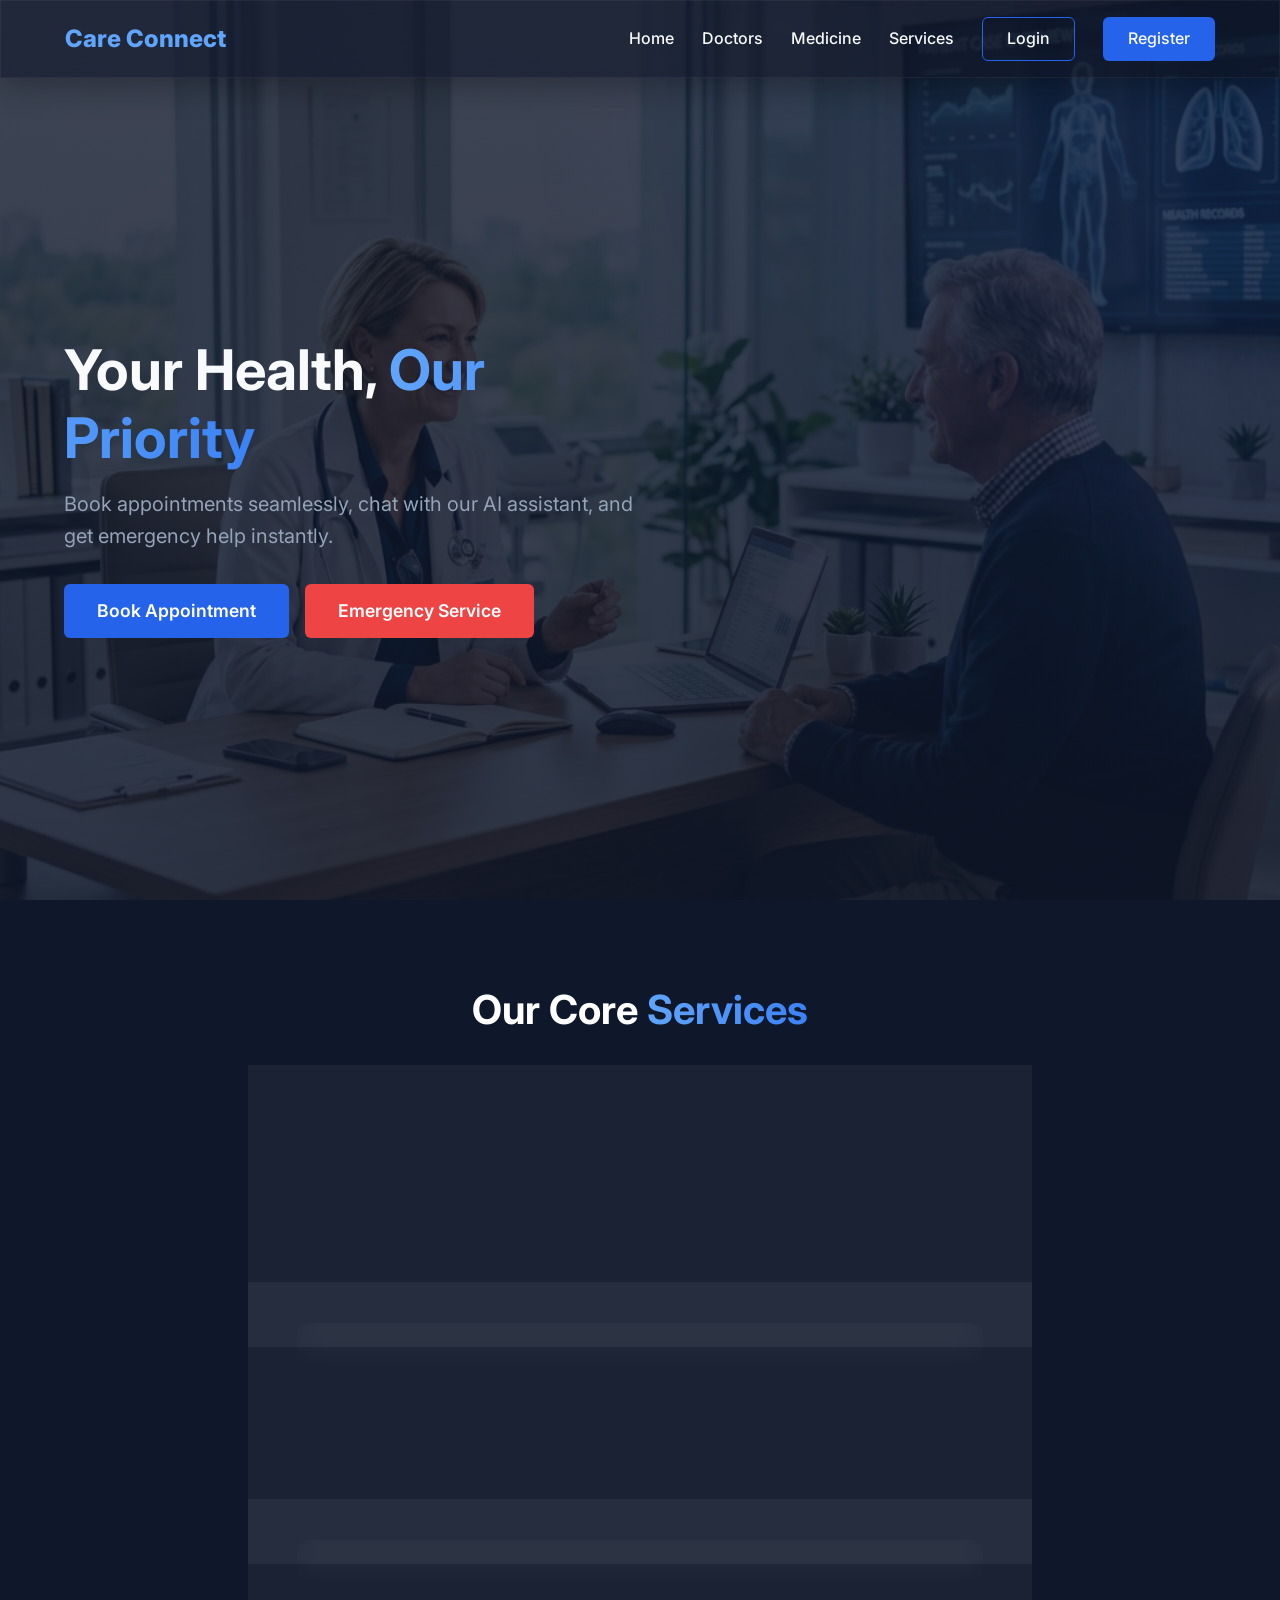
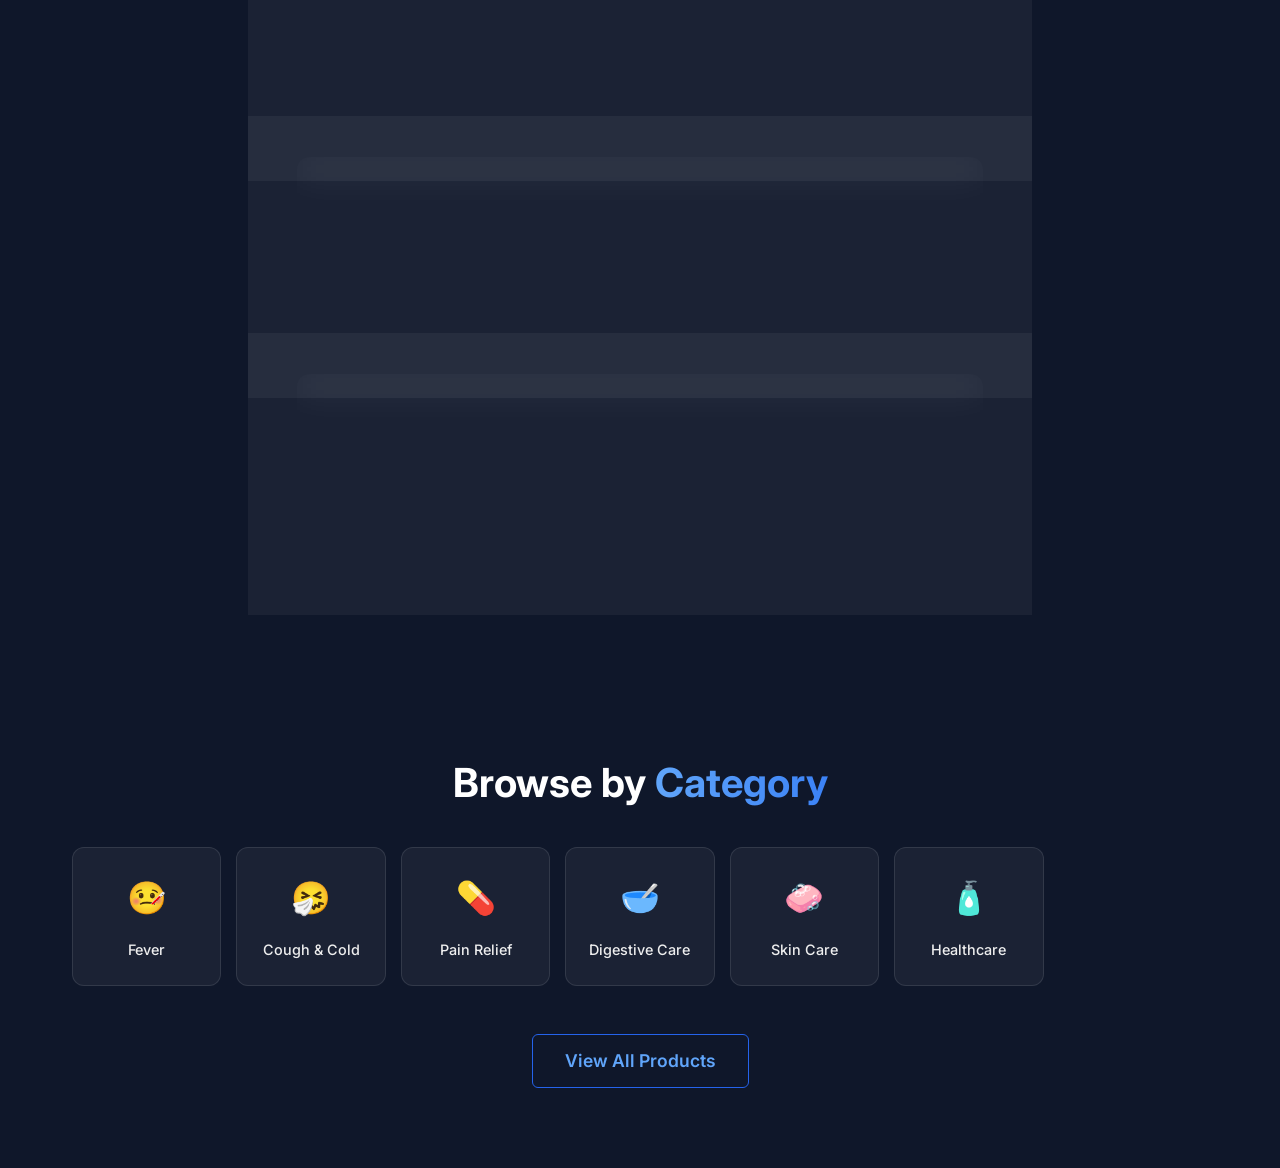
<file: index.html>
<!DOCTYPE html>
<html>
<head>
    <meta http-equiv="refresh" content="0; url=/doctor-appointment-frontend/index.html" />
    <script>
        window.location.href = "/doctor-appointment-frontend/index.html";
    </script>
</head>
<body>
    <p>Redirecting to <a href="/doctor-appointment-frontend/index.html">Doctor Appointment System</a>...</p>
</body>
</html>
</file>
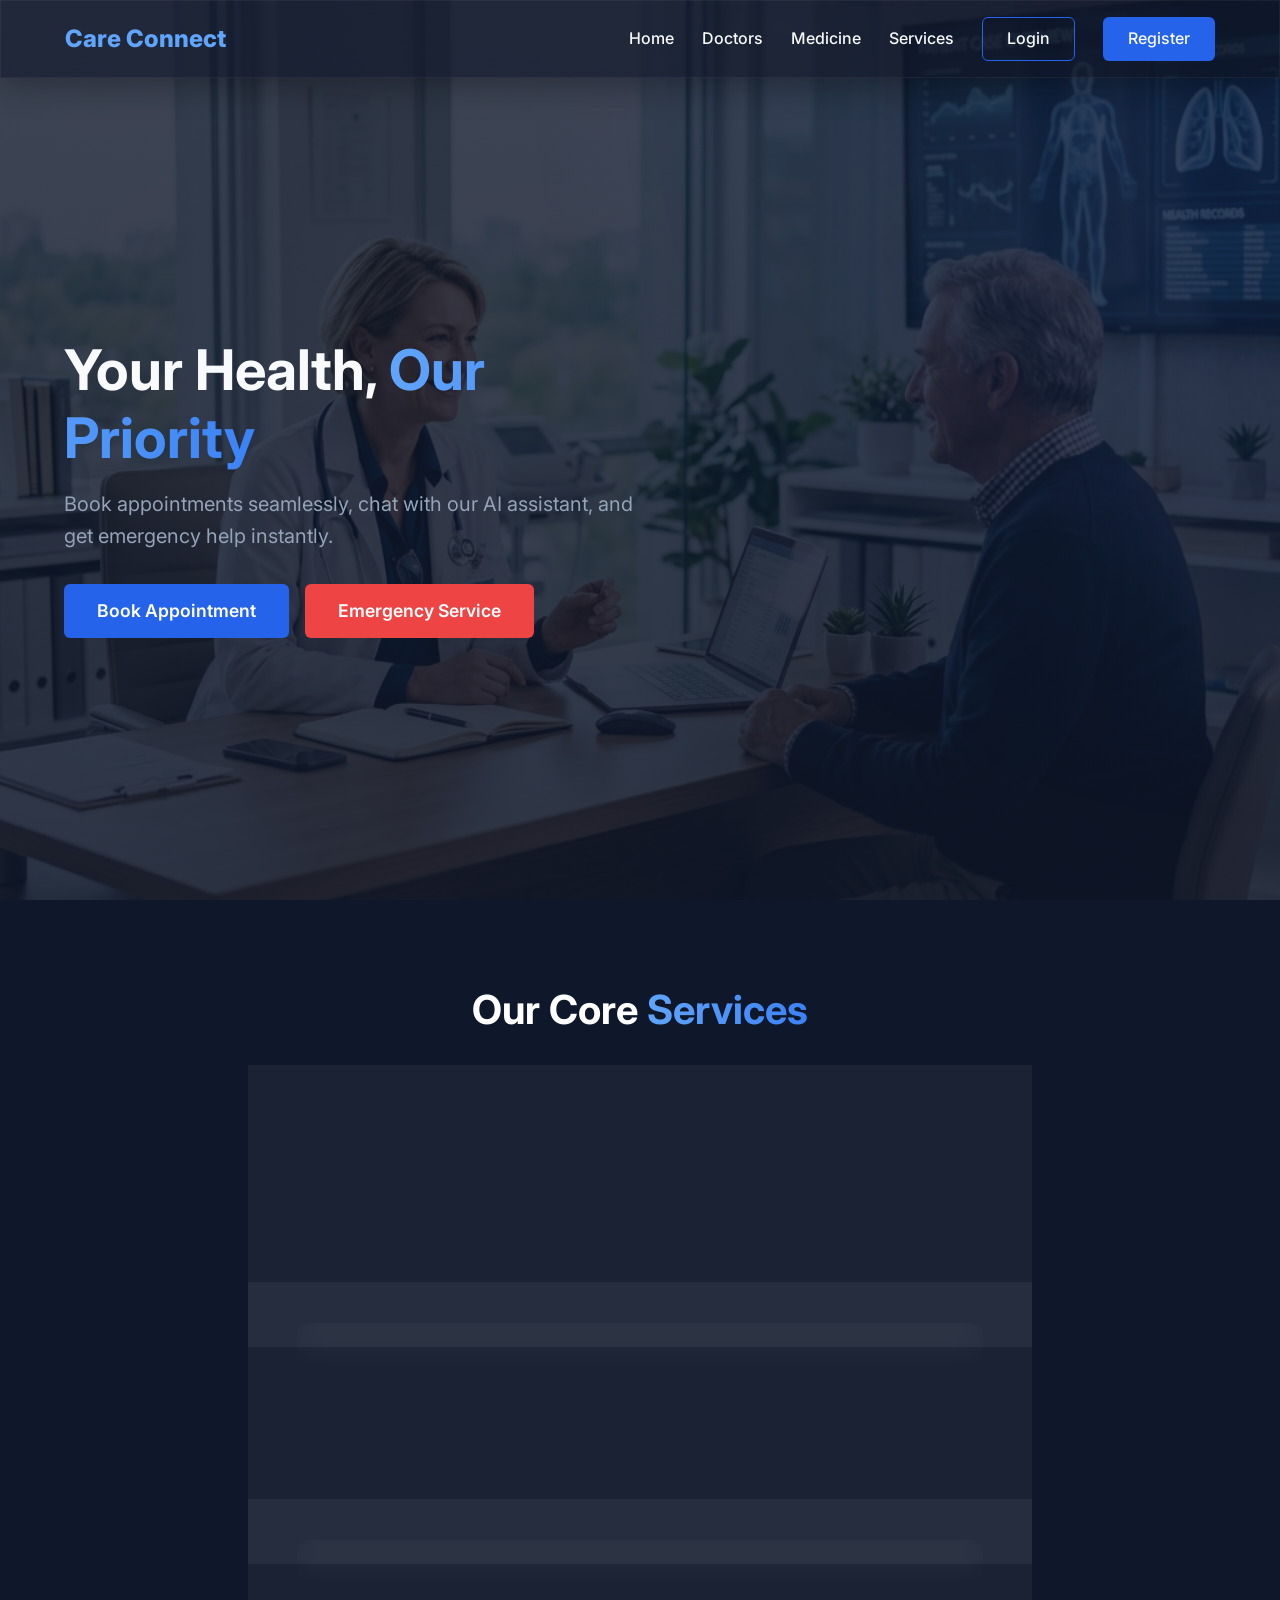
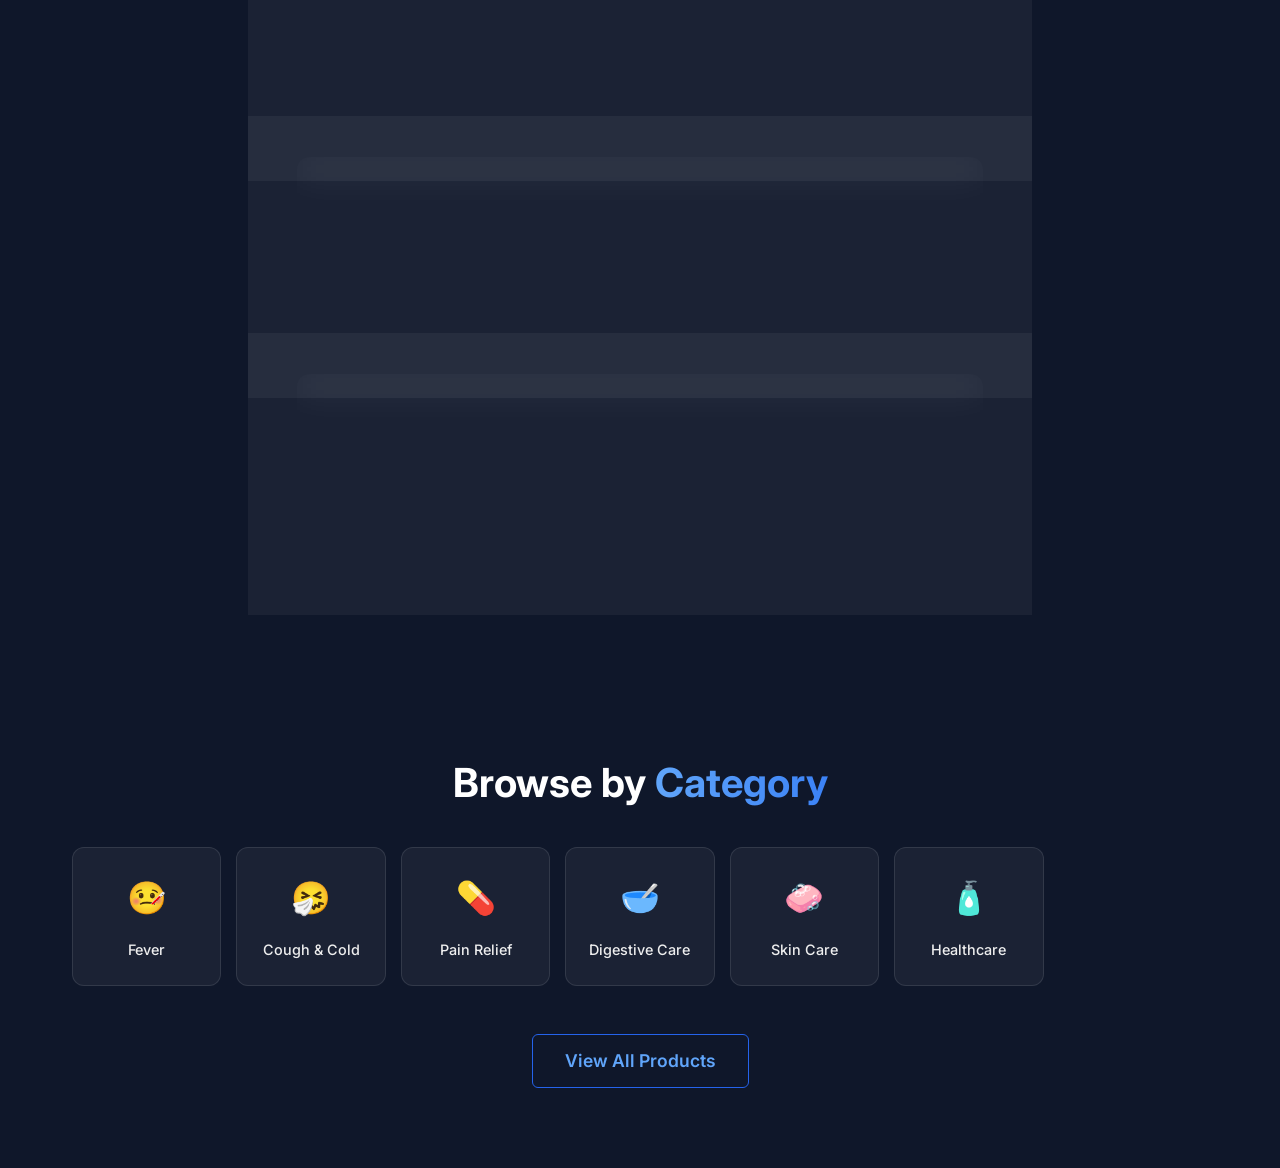
<file: doctor-appointment-frontend/index.html>
<!DOCTYPE html>
<html lang="en">

<head>
    <meta charset="UTF-8">
    <meta name="viewport" content="width=device-width, initial-scale=1.0">
    <title>Doctor Appointment System - Premium Care</title>
    <link href="https://fonts.googleapis.com/css2?family=Inter:wght@300;400;600;800&display=swap" rel="stylesheet">
    <link rel="stylesheet" href="css/style.css">
</head>

<body class="hero-page">
    <nav class="navbar glass-effect">
        <div class="logo">Care Connect</div>
        <div class="menu-toggle" id="mobile-menu">
            <span></span>
            <span></span>
            <span></span>
        </div>
        <div class="nav-links" id="nav-links">
            <a href="index.html">Home</a>
            <a href="doctors.html">Doctors</a>
            <a href="medicines.html">Medicine</a>
            <a href="#services">Services</a>
            <a href="login.html" class="btn btn-outline">Login</a>
            <a href="register.html" class="btn btn-primary">Register</a>
        </div>
    </nav>
    <main>
        <section class="hero">
            <div class="hero-content">
                <h1>Your Health, <span class="text-gradient">Our Priority</span></h1>
                <p>Book appointments seamlessly, chat with our AI assistant, and get emergency help instantly.</p>
                <div class="hero-cta">
                    <a href="login.html" class="btn btn-primary btn-large">Book Appointment</a>
                    <button onclick="handleEmergencyClick()" class="btn btn-danger btn-large">Emergency
                         Service</button>
                </div>
            </div>
        </section>

        <section id="services" style="padding: 5rem 2rem; max-width: 1200px; margin: auto; text-align: center;">
            <h2 style="font-size: 2.5rem; margin-bottom: 2rem; color: #fff;">Our Core <span
                    class="text-gradient">Services</span></h2>
            <div class="dashboard-grid" style="grid-template-columns: repeat(auto-fit, minmax(250px, 1fr));gap: 2rem;">
                <div class="card glass-effect" style="padding: 2.5rem 1.5rem;">
                    <h3 style="font-size: 1.5rem; margin-bottom: 1rem;">🩺 Doctor Consultations</h3>
                    <p style="color: #ccc; font-size: 0.95rem;">Book seamless appointments with top specialists across
                        multiple departments. No waiting lines, guaranteed slots.</p>
                </div>
                <div class="card glass-effect" style="padding: 2.5rem 1.5rem;">
                    <h3 style="font-size: 1.5rem; margin-bottom: 1rem;">🤖 AI Symptom Checker</h3>
                    <p style="color: #ccc; font-size: 0.95rem;">Not sure what you're feeling? Use our built-in AI
                        assistant to get an instant preliminary analysis and recommendations.</p>
                </div>
                <div class="card glass-effect" style="padding: 2.5rem 1.5rem; cursor: pointer; transition: transform 0.2s;" onclick="location.href='medicines.html'">
                    <h3 style="font-size: 1.5rem; margin-bottom: 1rem;">💊 Online Medicine Shop</h3>
                    <p style="color: #ccc; font-size: 0.95rem;">Order medicines and healthcare products from our verified local partners with fast home delivery.</p>
                </div>
                <div class="card glass-effect" onclick="handleEmergencyClick()" style="padding: 2.5rem 1.5rem; cursor: pointer; border: 1px solid rgba(59, 130, 246, 0.3); transition: transform 0.2s;">
                    <h3 style="font-size: 1.5rem; margin-bottom: 1rem; color: var(--primary-light);">📍 Hospital Locator</h3>
                    <p style="color: #ccc; font-size: 0.95rem;">Instantly find and navigate to the nearest hospitals around your current location during an emergency.</p>
                </div>
                <div class="card glass-effect" id="emergency" onclick="handleEmergencyClick()"
                    style="padding: 2.5rem 1.5rem; cursor: pointer; border: 1px solid rgba(239, 68, 68, 0.3); transition: transform 0.2s;">
                    <h3 style="font-size: 1.5rem; margin-bottom: 1rem; color: #ef4444;">🚨 Emergency Slot Booking</h3>
                    <p style="color: #ccc; font-size: 0.95rem;">Book one of our 4 daily dedicated emergency slots. These are fixed-time slots that require verified payment to secure.</p>
                </div>
            </div>
        </section>

        <!-- Medicine Categories Section -->
        <section style="padding: 5rem 2rem; max-width: 1200px; margin: auto; text-align: center;">
            <h2 style="font-size: 2.5rem; margin-bottom: 2rem; color: #fff;">Browse by <span class="text-gradient">Category</span></h2>
            <div class="specialties-grid">
                <div class="specialty-card" onclick="location.href='medicines.html?category=Fever'">
                    <span class="specialty-icon">🤒</span>
                    <span class="specialty-name">Fever</span>
                </div>
                <div class="specialty-card" onclick="location.href='medicines.html?category=Cough%20%26%20Cold'">
                    <span class="specialty-icon">🤧</span>
                    <span class="specialty-name">Cough & Cold</span>
                </div>
                <div class="specialty-card" onclick="location.href='medicines.html?category=Pain%20Relief'">
                    <span class="specialty-icon">💊</span>
                    <span class="specialty-name">Pain Relief</span>
                </div>
                <div class="specialty-card" onclick="location.href='medicines.html?category=Digestive'">
                    <span class="specialty-icon">🥣</span>
                    <span class="specialty-name">Digestive Care</span>
                </div>
                <div class="specialty-card" onclick="location.href='medicines.html?category=Skin%20Care'">
                    <span class="specialty-icon">🧼</span>
                    <span class="specialty-name">Skin Care</span>
                </div>
                <div class="specialty-card" onclick="location.href='medicines.html?category=Healthcare'">
                    <span class="specialty-icon">🧴</span>
                    <span class="specialty-name">Healthcare</span>
                </div>
            </div>
            <a href="medicines.html" class="btn btn-outline btn-large">View All Products</a>
        </section>
    </main>
    <div id="emergencyModal" class="modal"
        style="display: none; position: fixed; z-index: 1000; left: 0; top: 0; width: 100%; height: 100%; background-color: rgba(0,0,0,0.8); align-items: center; justify-content: center;">
        <div class="modal-content glass-effect"
            style="background: var(--background); margin: auto; padding: 2rem; border-radius: 12px; width: 90%; max-width: 500px; max-height: 90vh; overflow-y: auto; border: 1px solid var(--danger); text-align: center; position: relative;">
            <span onclick="closeEmergencyContacts()" style="position: absolute; top: 15px; right: 20px; font-size: 1.8rem; cursor: pointer; color: #888; transition: color 0.3s;" onmouseover="this.style.color='#fff'" onmouseout="this.style.color='#888'">&times;</span>
            <h3 style="color: var(--danger); font-size: 1.8rem; margin-bottom: 0.5rem;">🚨 Emergency Help</h3>
            <p style="color: #ccc; margin-bottom: 1.5rem;">Immediate assistance is just a call away.</p>
            
            <div style="display: grid; grid-template-columns: 1fr 1fr; gap: 1rem; margin-bottom: 1.5rem;">
                <div style="background: rgba(239, 68, 68, 0.1); padding: 1rem; border-radius: 8px; border: 1px solid rgba(239, 68, 68, 0.3);">
                    <h4 style="color: var(--danger); font-size: 1.2rem;">🚑 Ambulance</h4>
                    <p style="font-size: 1.5rem; color: #fff; font-weight: bold;">108</p>
                </div>
                <div style="background: rgba(59, 130, 246, 0.1); padding: 1rem; border-radius: 8px; border: 1px solid rgba(59, 130, 246, 0.3);">
                    <h4 style="color: var(--primary-light); font-size: 1.1rem;">🤰 Pregnancy</h4>
                    <p style="font-size: 1.5rem; color: #fff; font-weight: bold;">102</p>
                </div>
                <div style="background: rgba(255, 255, 255, 0.05); padding: 1rem; border-radius: 8px; border: 1px solid rgba(255, 255, 255, 0.1);">
                    <h4 style="color: #ccc; font-size: 1rem;">🆘 General</h4>
                    <p style="font-size: 1.5rem; color: #fff; font-weight: bold;">112</p>
                </div>
                <div style="background: rgba(255, 255, 255, 0.05); padding: 1rem; border-radius: 8px; border: 1px solid rgba(255, 255, 255, 0.1);">
                    <h4 style="color: #ccc; font-size: 1rem;">🔥 Fire</h4>
                    <p style="font-size: 1.5rem; color: #fff; font-weight: bold;">101 / 100</p>
                </div>
            </div>

            <div style="border-top: 1px solid rgba(255,255,255,0.1); padding-top: 1.5rem; margin-top: 1.5rem; text-align: left;">
                <div style="display: flex; justify-content: space-between; align-items: center; margin-bottom: 0.8rem;">
                    <h4 style="color: #fff; margin: 0;">📍 Nearby Hospitals</h4>
                    <select id="searchRadius" onchange="findNearbyHospitals()" style="background: rgba(255,255,255,0.1); border: 1px solid rgba(255,255,255,0.2); color: #fff; border-radius: 4px; padding: 2px 5px; font-size: 0.8rem;">
                        <option value="5000">5km Range</option>
                        <option value="10000" selected>10km Range</option>
                        <option value="20000">20km Range</option>
                        <option value="50000">50km Range</option>
                    </select>
                </div>
                <div style="display: flex; gap: 8px; margin-bottom: 15px;">
                    <input type="text" id="manualLocation" placeholder="Enter city or area (e.g. Kalikiri)" 
                        style="flex: 1; padding: 10px; border-radius: 8px; background: rgba(255,255,255,0.05); border: 1px solid rgba(255,255,255,0.1); color: #fff;">
                    <button onclick="searchHospitalsByText()" class="btn btn-primary" style="padding: 0 15px;">Search</button>
                </div>
                <div style="display: flex; flex-wrap: wrap; gap: 6px; margin-bottom: 15px; justify-content: center;">
                    <button onclick="quickSearch('Kalikiri')" style="background: rgba(59, 130, 246, 0.1); border: 1px solid rgba(59, 130, 246, 0.2); color: var(--primary-light); padding: 4px 10px; border-radius: 20px; font-size: 0.75rem; cursor: pointer;">Kalikiri</button>
                    <button onclick="quickSearch('Madanapalle')" style="background: rgba(59, 130, 246, 0.1); border: 1px solid rgba(59, 130, 246, 0.2); color: var(--primary-light); padding: 4px 10px; border-radius: 20px; font-size: 0.75rem; cursor: pointer;">Madanapalle</button>
                    <button onclick="quickSearch('Tirupati')" style="background: rgba(59, 130, 246, 0.1); border: 1px solid rgba(59, 130, 246, 0.2); color: var(--primary-light); padding: 4px 10px; border-radius: 20px; font-size: 0.75rem; cursor: pointer;">Tirupati</button>
                    <button onclick="quickSearch('Kadapa')" style="background: rgba(59, 130, 246, 0.1); border: 1px solid rgba(59, 130, 246, 0.2); color: var(--primary-light); padding: 4px 10px; border-radius: 20px; font-size: 0.75rem; cursor: pointer;">Kadapa</button>
                </div>
                <div style="text-align: center; margin-bottom: 10px; color: #888; font-size: 0.8rem;">— OR —</div>
                <div id="detectedLocation" style="margin-bottom: 10px; font-size: 0.85rem; color: #fbbf24; text-align: center; display: none; padding: 8px; background: rgba(251, 191, 36, 0.1); border-radius: 8px; border: 1px solid rgba(251, 191, 36, 0.2);">
                    📍 Proximity Center: <span id="locationName" style="font-weight: bold;">Detecting...</span>
                </div>
                <button onclick="findNearbyHospitals()" id="findHospitalsBtn" class="btn btn-outline" style="width: 100%; border-color: var(--primary); color: var(--primary-light); margin-bottom: 10px;">
                    ⚡ Auto-Detect My Location
                </button>
                <div id="hospitalsList" style="margin-top: 10px; max-height: 250px; overflow-y: auto;"></div>
            </div>

            <div style="border-top: 1px solid rgba(255,255,255,0.1); padding-top: 1.5rem; margin-top: 1.5rem;">
                <h4 style="color: #fff; margin-bottom: 0.5rem;">Official Hospital Appointment</h4>
                <p style="color: #aaa; font-size: 0.85rem; margin-bottom: 1rem;">Book a guaranteed slot within 2 hours (₹500)</p>
                <button onclick="redirectToEmergencyBooking()" class="btn btn-danger" style="width: 100%; padding: 1rem; font-size: 1.1rem; font-weight: 600;">
                    Book Emergency Slot Now
                </button>
            </div>

            <button class="btn btn-outline" style="width: 100%; margin-top: 1rem;"
                onclick="closeEmergencyContacts()">Close</button>
        </div>
    </div>

    <script src="js/app.js"></script>
    <script>
        function handleEmergencyClick() {
            showEmergencyContacts();
        }

        function getDistance(lat1, lon1, lat2, lon2) {
            const R = 6371; // km
            const dLat = (lat2 - lat1) * Math.PI / 180;
            const dLon = (lon2 - lon1) * Math.PI / 180;
            const a = Math.sin(dLat / 2) * Math.sin(dLat / 2) +
                      Math.cos(lat1 * Math.PI / 180) * Math.cos(lat2 * Math.PI / 180) *
                      Math.sin(dLon / 2) * Math.sin(dLon / 2);
            const c = 2 * Math.atan2(Math.sqrt(a), Math.sqrt(1 - a));
            return R * c;
        }

        function quickSearch(city) {
            document.getElementById('manualLocation').value = city;
            searchHospitalsByText();
        }

        async function searchHospitalsByText() {
            const queryText = document.getElementById('manualLocation').value.trim();
            const list = document.getElementById('hospitalsList');
            const locDiv = document.getElementById('detectedLocation');
            const locName = document.getElementById('locationName');

            if (!queryText) return alert("Please enter a city or area name (e.g., Kadapa).");

            list.innerHTML = `<p style="color: #aaa; text-align: center; font-size: 0.9rem;">🌎 Geocoding '${queryText}'...</p>`;
            
            try {
                const res = await fetch(`https://nominatim.openstreetmap.org/search?format=json&q=${encodeURIComponent(queryText)}`);
                const data = await res.json();
                if (data && data.length > 0) {
                    const lat = data[0].lat;
                    const lon = data[0].lon;
                    locDiv.style.display = 'block';
                    locName.textContent = data[0].display_name.split(',')[0];
                    list.innerHTML = `<p style="color: var(--primary-light); text-align: center; font-size: 0.8rem;">✅ Location set to: ${data[0].display_name}</p>`;
                    await fetchHospitals(lat, lon, true);
                } else {
                    list.innerHTML = `<p style="color: var(--danger); text-align: center; font-size: 0.9rem;">❌ Location not found. Please try a major city name.</p>`;
                }
            } catch (err) {
                list.innerHTML = `<p style="color: var(--danger); text-align: center; font-size: 0.9rem;">Error connecting to location service.</p>`;
            }
        }

        async function fetchHospitals(lat, lon, isManual = false) {
            const list = document.getElementById('hospitalsList');
            const btn = document.getElementById('findHospitalsBtn');
            const mirrors = [
                'https://overpass-api.de/api/interpreter',
                'https://lz4.overpass-api.de/api/interpreter',
                'https://overpass.kumi.systems/api/interpreter'
            ];
            const radius = document.getElementById('searchRadius').value || 10000;
            
            list.innerHTML += `<p id="searchStatus" style="color: #aaa; text-align: center; font-size: 0.9rem;">🏥 Searching for hospitals within ${radius / 1000}km...</p>`;
            
            for (let i = 0; i < mirrors.length; i++) {
                try {
                    if (i > 0) {
                        const status = document.getElementById('searchStatus');
                        if (status) status.innerHTML = `🏥 Server busy, trying backup server ${i}...`;
                    }

                    const query = `[out:json][timeout:25];(nwr(around:${radius},${lat},${lon})["amenity"~"hospital|clinic"];nwr(around:${radius},${lat},${lon})["healthcare"="hospital"];);out center;`;
                    const response = await fetch(`${mirrors[i]}?data=${encodeURIComponent(query)}`);
                    
                    if (!response.ok) throw new Error(`HTTP error! status: ${response.status}`);
                    const data = await response.json();
                    
                    if (data.elements && data.elements.length > 0) {
                        list.innerHTML = isManual ? list.innerHTML : '';
                        const resultsHeader = document.createElement('p');
                        resultsHeader.style.cssText = "color: #4ade80; font-size: 0.85rem; margin-bottom: 10px; text-align: center;";
                        resultsHeader.textContent = `✅ Found ${data.elements.length} hospitals nearby!`;
                        list.appendChild(resultsHeader);

                        // Calculate and sort by distance
                        const elements = data.elements.map(e => {
                            const hLat = e.lat || (e.center ? e.center.lat : lat);
                            const hLon = e.lon || (e.center ? e.center.lon : lon);
                            return { ...e, dist: getDistance(lat, lon, hLat, hLon), hLat, hLon };
                        }).sort((a, b) => a.dist - b.dist);

                        elements.forEach(hospital => {
                            const tags = hospital.tags || {};
                            const name = tags.name || tags['name:en'] || "Medical Center";
                            const phone = tags.phone || tags['contact:phone'] || "N/A";
                            const address = tags['addr:street'] || tags['addr:city'] || "";
                            
                            // Aesthetic enhancements: Simulate rating/status like Google Maps
                            const rating = (3.5 + (name.length % 15) / 10).toFixed(1);
                            const reviews = (name.length * 12 + 10);
                            const isOpen = "Open 24 hours";
                            const type = tags.amenity === 'clinic' ? 'Multispeciality Clinic' : 'Hospital';

                            const card = document.createElement('div');
                            card.style.cssText = "background: rgba(255,255,255,0.05); padding: 15px; border-radius: 12px; margin-bottom: 12px; border: 1px solid rgba(255,255,255,0.1); position: relative; transition: all 0.3s;";
                            card.innerHTML = `
                                <div style="display: flex; justify-content: space-between; align-items: flex-start; margin-bottom: 8px;">
                                    <div>
                                        <div style="color: #fff; font-weight: 700; font-size: 1.05rem; margin-bottom: 4px;">${name}</div>
                                        <div style="display: flex; align-items: center; gap: 4px; font-size: 0.8rem; color: #fbbf24; margin-bottom: 4px;">
                                            <span>${rating}</span>
                                            <span style="letter-spacing: -2px;">★★★★★</span>
                                            <span style="color: #888;">(${reviews})</span>
                                        </div>
                                        <div style="font-size: 0.8rem; color: var(--primary-light); font-weight: 500;">${type} • ${hospital.dist.toFixed(1)} km away</div>
                                    </div>
                                    <div style="background: rgba(16, 185, 129, 0.1); color: #10b981; font-size: 0.7rem; padding: 2px 6px; border-radius: 4px; border: 1px solid rgba(16, 185, 129, 0.2);">${isOpen}</div>
                                </div>
                                <div style="font-size: 0.85rem; color: #aaa; margin-bottom: 12px; line-height: 1.4;">📞 ${phone} ${address ? '<br>📍 ' + address : ''}</div>
                                <div style="display: flex; gap: 8px;">
                                    <a href="https://www.google.com/maps/dir/?api=1&destination=${hospital.hLat},${hospital.hLon}" target="_blank" class="btn" style="flex: 1; font-size: 0.85rem; padding: 8px; background: var(--primary); color: #fff; text-decoration: none; text-align: center; border-radius: 6px; font-weight: 600;">Directions</a>
                                    <button onclick="window.location.href='patient-dashboard.html?action=emergency&hospital=${encodeURIComponent(name)}'" class="btn" style="flex: 1; font-size: 0.85rem; padding: 8px; background: rgba(239, 68, 68, 0.1); color: var(--danger); border: 1px solid rgba(239, 68, 68, 0.2); border-radius: 6px; font-weight: 600;">Book Slot</button>
                                </div>
                            `;
                            list.appendChild(card);
                        });
                        btn.disabled = false;
                        btn.textContent = "⚡ Auto-Detect My Location";
                        return; // Found results, exit function
                    } else if (i === mirrors.length - 1) {
                        list.innerHTML = isManual ? list.innerHTML : '';
                        const radiusKm = radius / 1000;
                        list.innerHTML += `<div style="text-align: center; padding: 15px;">
                            <p style="color: #fbbf24; font-size: 0.9rem; margin-bottom: 10px;">🚫 No hospitals found with a ${radiusKm}km radius of this point.</p>
                            <p style="color: #aaa; font-size: 0.8rem;">If this location seems wrong, please <b>type your city manually</b> (e.g., Kalikiri) in the search box above.</p>
                        </div>`;
                    }
                } catch (error) {
                    console.warn(`Mirror ${i} failed:`, error);
                    if (i === mirrors.length - 1) {
                        try {
                            const status = document.getElementById('searchStatus');
                            if (status) status.innerHTML = `🕵️ All data servers busy. Using ultimate search fallback...`;
                            
                            // ULTIMATE FALLBACK: Use Nominatim Search directly
                            const nomRes = await fetch(`https://nominatim.openstreetmap.org/search?q=hospital&format=json&limit=10&lat=${lat}&lon=${lon}`);
                            const nomData = await nomRes.json();
                            
                            if (nomData && nomData.length > 0) {
                                list.innerHTML = isManual ? list.innerHTML : '';
                                const resultsHeader = document.createElement('p');
                                resultsHeader.style.cssText = "color: #fbbf24; font-size: 0.85rem; margin-bottom: 10px; text-align: center;";
                                resultsHeader.textContent = `✅ Found ${nomData.length} hospitals via Search Fallback!`;
                                list.appendChild(resultsHeader);

                                nomData.forEach(hospital => {
                                    const hLat = hospital.lat;
                                    const hLon = hospital.lon;
                                    const dist = getDistance(lat, lon, hLat, hLon);
                                    
                                    const name = hospital.display_name.split(',')[0] || "Hospital";
                                    const address = hospital.display_name.split(',').slice(1, 3).join(',') || "";
                                    
                                    const card = document.createElement('div');
                                    card.style.cssText = "background: rgba(255,255,255,0.05); padding: 10px; border-radius: 8px; margin-bottom: 8px; border: 1px solid rgba(255,255,255,0.1);";
                                    card.innerHTML = `
                                        <div style="color: #fff; font-weight: 600; margin-bottom: 4px; display: flex; justify-content: space-between;">
                                            <span>${name}</span>
                                            <span style="font-size: 0.7rem; color: #fbbf24;">${dist.toFixed(1)} km away</span>
                                        </div>
                                        <div style="font-size: 0.8rem; color: #aaa; margin-bottom: 8px;">📍 ${address}</div>
                                        <div style="display: flex; gap: 8px;">
                                            <a href="https://www.google.com/maps/dir/?api=1&destination=${hospital.lat},${hospital.lon}" target="_blank" class="btn" style="flex: 1; font-size: 0.75rem; padding: 5px; background: rgba(59, 130, 246, 0.2); border: 1px solid rgba(59, 130, 246, 0.4); color: #fff; text-decoration: none; text-align: center; border-radius: 4px;">Navigate</a>
                                        </div>
                                    `;
                                    list.appendChild(card);
                                });
                                btn.disabled = false;
                                return;
                            } else {
                                throw new Error("Nominatim also failed");
                            }
                        } catch (finalErr) {
                            list.innerHTML += '<p style="color: var(--danger); text-align: center; font-size: 0.9rem;">❌ All systems are currently busy. Please type your city in the search box above manually.</p>';
                        }
                    }
                }
            }
            btn.disabled = false;
            btn.textContent = "⚡ Auto-Detect My Location";
        }

        async function findNearbyHospitals() {
            const btn = document.getElementById('findHospitalsBtn');
            const list = document.getElementById('hospitalsList');
            const locDiv = document.getElementById('detectedLocation');
            const locName = document.getElementById('locationName');
            
            btn.disabled = true;
            btn.textContent = "Locating...";
            list.innerHTML = '<p style="color: #aaa; text-align: center; font-size: 0.9rem;">📍 Accessing your GPS location...</p>';

            if (!navigator.geolocation) {
                list.innerHTML = '<p style="color: var(--danger); text-align: center; font-size: 0.9rem;">Geolocation not supported.</p>';
                btn.disabled = false;
                return;
            }

            navigator.geolocation.getCurrentPosition(
                async (position) => {
                    const lat = position.coords.latitude;
                    const lon = position.coords.longitude;
                    locDiv.style.display = 'block';
                    locName.textContent = `${lat.toFixed(2)}, ${lon.toFixed(2)} (GPS)`;
                    await fetchHospitals(lat, lon);
                },
                async (error) => {
                    console.warn("GPS failed, trying IP...", error);
                    list.innerHTML = '<p style="color: #fbbf24; text-align: center; font-size: 0.9rem;">⚠️ GPS failed. Using approximate IP location...</p>';
                    try {
                        const geoRes = await fetch('https://ip-api.com/json/?fields=lat,lon,city,status');
                        const geoData = await geoRes.json();
                        if (geoData.status === 'success') {
                            locDiv.style.display = 'block';
                            locName.textContent = geoData.city;
                            // Optionally pre-fill manual search box if it's empty
                            const manualInp = document.getElementById('manualLocation');
                            if (!manualInp.value) manualInp.value = geoData.city;
                            await fetchHospitals(geoData.lat, geoData.lon);
                        } else throw new Error();
                    } catch(e) {
                        list.innerHTML = `<div style="text-align: center; padding: 15px;">
                            <p style="color: var(--danger); font-size: 0.9rem;">❌ Could not determine location automatically.</p>
                            <p style="color: #aaa; font-size: 0.8rem;">Please <b>type your town name</b> (e.g., Kalikiri) in the search box above.</p>
                        </div>`;
                        btn.disabled = false;
                    }
                },
                { enableHighAccuracy: true, timeout: 10000 }
            );
        }

        function redirectToEmergencyBooking() {
            const token = localStorage.getItem('token');
            const role = localStorage.getItem('role');
            
            if (token && role === 'PATIENT') {
                window.location.href = 'patient-dashboard.html?action=emergency';
            } else if (token) {
                window.location.href = (role === 'ADMIN' ? 'admin-dashboard.html' : 'doctor-dashboard.html');
            } else {
                window.location.href = 'login.html?redirect=patient-dashboard.html&action=emergency';
            }
        }

        function showEmergencyContacts() {
            const modal = document.getElementById('emergencyModal');
            modal.style.display = 'flex';
        }

        function closeEmergencyContacts() {
            const modal = document.getElementById('emergencyModal');
            modal.style.display = 'none';
        }

    </script>
</body>

</html>
</file>
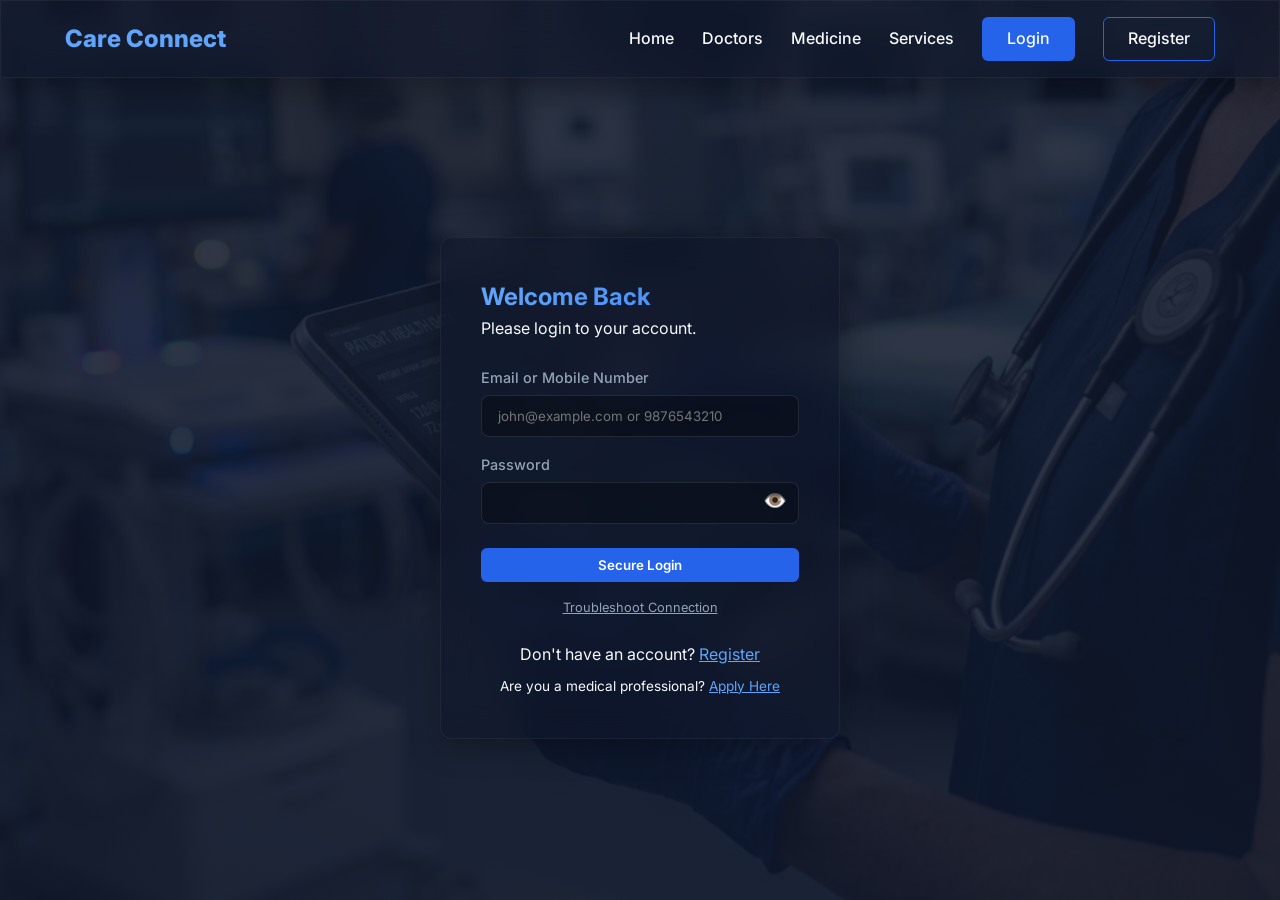
<file: doctor-appointment-frontend/admin-dashboard.html>
<!DOCTYPE html>
<html lang="en">

<head>
    <meta charset="UTF-8">
    <meta name="viewport" content="width=device-width, initial-scale=1.0">
    <title>Admin Dashboard - Care Connect</title>
    <link href="https://fonts.googleapis.com/css2?family=Inter:wght@300;400;600;800&display=swap" rel="stylesheet">
    <link rel="stylesheet" href="css/style.css">
</head>

<body class="dashboard-page">
    <nav class="navbar glass-effect">
        <div class="logo">Care Connect <span style="font-size: 0.9rem; font-weight: 400; color: #fff;">| Admin Portal</span></div>
        <div class="menu-toggle" id="mobile-menu">
            <span></span>
            <span></span>
            <span></span>
        </div>
        <div class="nav-links" id="nav-links">
            <a href="index.html" style="margin-right: 20px; color: #fff;">Home</a>
            <a href="medicines.html" style="margin-right: 20px; color: #fff;">Medicine</a>
            <span id="welcomeMsg" style="color: var(--primary-light); margin-right: 15px;"></span>
            <button class="btn btn-outline" onclick="logout()">Logout</button>
        </div>
    </nav>
    <main class="dashboard-grid">
        <div class="card glass-effect" style="grid-column: span 2;">
            <h3><span style="font-size: 1.5rem;">📊</span> System Overview - All Appointments</h3>
            <p style="font-size: 0.85rem; color: #aaa; margin-bottom: 1rem;">Monitor all system bookings and critical
                emergencies.</p>

            <div id="allAppointments" class="mt-3" style="max-height: 400px; overflow-y: auto;">
                <p>Loading all system data...</p>
            </div>

            <h3 class="mt-5"><span style="font-size: 1.5rem;">👨‍👩‍👧‍👦</span> Manage Patients</h3>
            <div id="allPatients" class="mt-3" style="max-height: 400px; overflow-y: auto;">
                <p>Loading patients...</p>
            </div>

            <h3 class="mt-5"><span style="font-size: 1.5rem;">👨‍⚕️</span> Active Doctors</h3>
            <div id="activeDoctors" class="mt-3" style="max-height: 400px; overflow-y: auto;">
                <p>Loading active doctors...</p>
            </div>

            <h3 class="mt-5"><span style="font-size: 1.5rem;">⏳</span> Pending Doctor Approvals</h3>
            <div id="pendingDoctors" class="mt-3" style="max-height: 400px; overflow-y: auto;">
                <p>Loading pending registrations...</p>
            </div>
        </div>
    </main>

    <script src="js/app.js"></script>
    <script>
        document.addEventListener('DOMContentLoaded', () => {
            if (!localStorage.getItem('token') || localStorage.getItem('role') !== 'ADMIN') {
                window.location.href = 'login.html';
            }
            document.getElementById('welcomeMsg').textContent = `Admin: ${localStorage.getItem('userName')}`;
            loadAllAppointments();
            loadAllPatients();
            loadActiveDoctors();
            loadPendingDoctors();
        });

        function logout() {
            localStorage.clear();
            window.location.href = 'login.html';
        }

        async function loadAllAppointments() {
            try {
                const res = await fetchWithAuth('/appointments/all');
                if (res.ok) {
                    const data = await res.json();
                    const list = document.getElementById('allAppointments');
                    list.innerHTML = '';
                    if (data.length === 0) { list.innerHTML = '<p style="color:#aaa;">No data found in the system.</p>'; return; }

                    data.forEach(app => {
                        const bg = app.type === 'EMERGENCY' ? 'rgba(239, 68, 68, 0.15)' : 'rgba(255,255,255,0.05)';
                        const strip = app.type === 'EMERGENCY' ? 'var(--danger)' : 'var(--primary)';

                        let detailsHtml = '';
                        if (app.type === 'EMERGENCY') {
                            let verifyBtn = '';
                            if (app.status === 'PENDING_VERIFICATION') {
                                verifyBtn = `
                                    <div style="margin-top:10px; padding:10px; background:rgba(251,191,36,0.1); border-radius:6px; border:1px solid rgba(251,191,36,0.3);">
                                        <p style="color:#fbbf24; font-size:0.8rem; margin:0; margin-bottom:10px;"><b>UTR:</b> ${app.transactionId || 'N/A'}</p>
                                        <div style="display:flex; gap:10px;">
                                            <button class="btn btn-success" onclick="verifyPayment(${app.id})" style="flex:1; padding:5px; font-size:0.8rem;">Verify & Confirm</button>
                                            <button class="btn btn-danger" onclick="cancelPayment(${app.id})" style="flex:1; padding:5px; font-size:0.8rem;">Cancel Booking</button>
                                        </div>
                                    </div>
                                `;
                            }
                            detailsHtml = `
                                <div style="grid-column: span 3; background: rgba(0,0,0,0.2); padding: 10px; border-radius: 6px; margin-top: 10px; border: 1px solid rgba(239,68,68,0.2); font-size: 0.85rem;">
                                    <div style="color: var(--danger); font-weight: bold;">🚨 Emergency: ${app.patientName}</div>
                                    <div>${app.patientDetails}</div>
                                    <div style="color: #ccc; font-style: italic;">"${app.diseaseDescription}"</div>
                                    ${verifyBtn}
                                </div>
                            `;
                        }

                        list.innerHTML += `
                            <div style="background: ${bg}; padding: 15px; border-radius: 8px; margin-bottom: 10px; border-left: 5px solid ${strip}; display: grid; grid-template-columns: 1fr 1fr 1fr;">
                                <div><strong>ID:</strong> #${app.id}</div>
                                <div><strong>Date/Time:</strong> ${app.appointmentDate} ${app.appointmentTime || ''}</div>
                                <div><strong>Status:</strong> ${app.status}</div>
                                <div style="color:${strip}; grid-column: span 3; margin-top: 5px;"><strong>Type:</strong> ${app.type}</div>
                                ${detailsHtml}
                            </div>
                        `;
                    });
                }
            } catch (e) { console.error(e); }
        }

        async function loadPendingDoctors() {
// ... existing loadPendingDoctors ...
            try {
                const res = await fetchWithAuth('/doctors/pending');
                if (res.ok) {
                    const data = await res.json();
                    const list = document.getElementById('pendingDoctors');
                    list.innerHTML = '';
                    if (data.length === 0) { list.innerHTML = '<p style="color:#aaa;">No doctors pending approval.</p>'; return; }

                    data.forEach(doc => {
                        list.innerHTML += `
                            <div style="background: rgba(255,255,255,0.05); padding: 15px; border-radius: 8px; margin-bottom: 10px; border-left: 5px solid var(--warning);">
                                <strong>Name:</strong> ${doc.user.name} <br/>
                                <strong>License Number:</strong> ${doc.licenseNumber} <br/>
                                <strong>Specialization:</strong> ${doc.specialization} <br/>
                                <button class="btn btn-primary mt-2" onclick="approveDoctor(${doc.id})">Approve Doctor</button>
                            </div>
                        `;
                    });
                }
            } catch (e) { console.error(e); }
        }

        async function approveDoctor(id) {
            try {
                const res = await fetchWithAuth(`/doctors/approve/${id}`, { method: 'PUT' });
                if (res.ok) {
                    alert('Doctor approved successfully!');
                    loadPendingDoctors();
                    loadActiveDoctors();
                } else {
                    alert('Error approving doctor');
                }
            } catch (e) {
                console.error(e);
            }
        }

        async function verifyPayment(id) {
            if (!confirm("Have you successfully verified the credited amount with this UTR in your bank?")) return;
            try {
                const res = await fetchWithAuth(`/appointments/${id}/confirm-payment`, { method: 'PUT' });
                if (res.ok) {
                    alert('Payment Verified and Booking Confirmed!');
                    loadAllAppointments();
                } else {
                    alert('Error verifying payment');
                }
            } catch (e) { console.error(e); }
        }

        async function cancelPayment(id) {
            const reason = prompt("Enter a reason for cancellation (e.g., Invalid UTR, Payment Not Received):");
            if (reason === null) return; // User pressed cancel on the prompt

            try {
                const res = await fetchWithAuth(`/appointments/${id}/cancel-payment`, { method: 'PUT' });
                if (res.ok) {
                    alert('Booking has been cancelled.');
                    loadAllAppointments();
                } else {
                    alert('Error cancelling payment');
                }
            } catch (e) { console.error(e); }
        }

        async function loadAllPatients() {
            try {
                const res = await fetchWithAuth('/users/patients');
                if (res.ok) {
                    const data = await res.json();
                    const list = document.getElementById('allPatients');
                    list.innerHTML = '';
                    if (data.length === 0) { list.innerHTML = '<p style="color:#aaa;">No patients registered.</p>'; return; }

                    data.forEach(user => {
                        list.innerHTML += `
                            <div style="background: rgba(255,255,255,0.05); padding: 15px; border-radius: 8px; margin-bottom: 10px; display: flex; justify-content: space-between; align-items: center; border-left: 5px solid var(--primary-light);">
                                <div>
                                    <strong>Name:</strong> ${user.name} <br/>
                                    <strong>Email:</strong> ${user.email} <br/>
                                </div>
                                <button class="btn btn-danger" onclick="deleteUser(${user.id})">Delete Patient</button>
                            </div>
                        `;
                    });
                }
            } catch (e) { console.error(e); }
        }

        async function loadActiveDoctors() {
            try {
                const res = await fetchWithAuth('/doctors/all');
                if (res.ok) {
                    const data = await res.json();
                    const list = document.getElementById('activeDoctors');
                    list.innerHTML = '';

                    const approvedDocs = data.filter(d => d.status === 'APPROVED' || !d.status || d.status === '');
                    if (approvedDocs.length === 0) { list.innerHTML = '<p style="color:#aaa;">No active doctors.</p>'; return; }

                    approvedDocs.forEach(doc => {
                        list.innerHTML += `
                            <div style="background: rgba(255,255,255,0.05); padding: 15px; border-radius: 8px; margin-bottom: 10px; display: flex; justify-content: space-between; align-items: center; border-left: 5px solid var(--success);">
                                <div>
                                    <strong>Name:</strong> ${doc.user.name} <br/>
                                    <strong>Specialization:</strong> ${doc.specialization} <br/>
                                    <strong>License:</strong> ${doc.licenseNumber}
                                </div>
                                <button class="btn btn-danger" onclick="deleteUser(${doc.user.id})">Remove Doctor</button>
                            </div>
                        `;
                    });
                }
            } catch (e) { console.error(e); }
        }

        async function deleteUser(userId) {
            if (confirm("Are you sure you want to completely delete this user? All their appointments and records will also be deleted!")) {
                try {
                    const res = await fetchWithAuth(`/users/${userId}`, { method: 'DELETE' });
                    if (res.ok) {
                        alert('User deleted successfully!');
                        loadAllPatients();
                        loadActiveDoctors();
                        loadPendingDoctors();
                        loadAllAppointments();
                    } else {
                        alert('Error deleting user');
                    }
                } catch (e) { console.error(e); }
            }
        }

    </script>
</body>

</html>
</file>
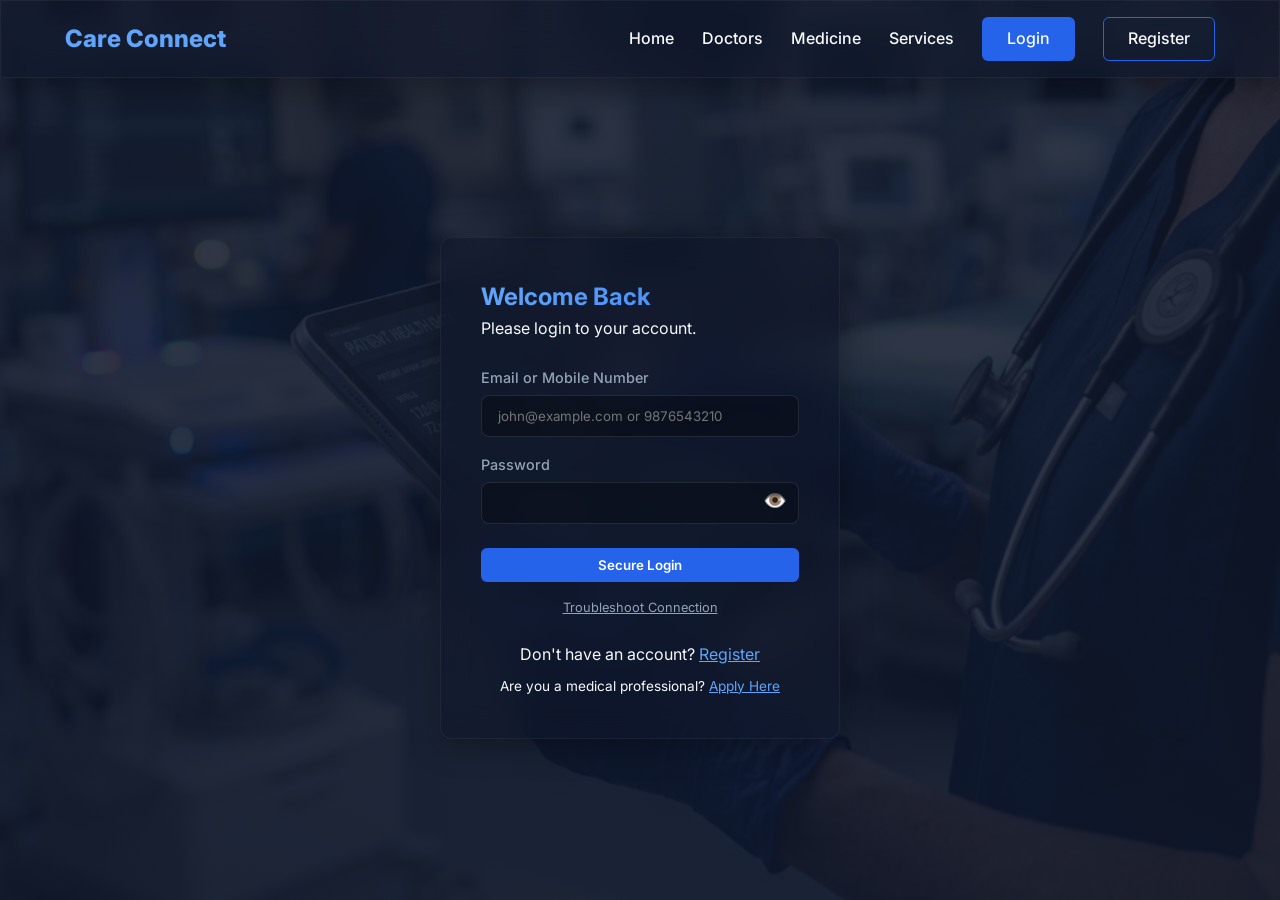
<file: doctor-appointment-frontend/doctor-dashboard.html>
<!DOCTYPE html>
<html lang="en">

<head>
    <meta charset="UTF-8">
    <meta name="viewport" content="width=device-width, initial-scale=1.0">
    <title>Doctor Dashboard - Care Connect</title>
    <link href="https://fonts.googleapis.com/css2?family=Inter:wght@300;400;600;800&display=swap" rel="stylesheet">
    <link rel="stylesheet" href="css/style.css">
    <script src='https://meet.jit.si/external_api.js'></script>
</head>

<body class="dashboard-page">
    <nav class="navbar glass-effect">
        <div class="logo">Care Connect <span style="font-size: 0.9rem; font-weight: 400; color: #fff;">| Doctor Portal</span></div>
        <div class="menu-toggle" id="mobile-menu">
            <span></span>
            <span></span>
            <span></span>
        </div>
        <div class="nav-links" id="nav-links">
            <a href="index.html" style="margin-right: 20px; color: #fff;">Home</a>
            <a href="medicines.html" style="margin-right: 20px; color: #fff;">Medicine</a>
            <span id="welcomeMsg" style="color: var(--primary-light); margin-right: 15px;"></span>
            <button class="btn btn-outline" onclick="logout()">Logout</button>
        </div>
    </nav>
    <main class="dashboard-grid">
        <!-- Manage Appointments -->
        <div class="card glass-effect" style="grid-column: span 2;">
            <h3><span style="font-size: 1.5rem;">🩺</span> Scheduled Appointments</h3>
            <p style="font-size: 0.85rem; color: #aaa; margin-bottom: 1rem;">View and manage your patient appointments.
            </p>

            <div id="doctorAppointments" class="mt-3" style="max-height: 400px; overflow-y: auto;">
                <p>Loading appointments...</p>
            </div>
        </div>
    </main>

    <!-- Call Modal -->
    <div id="callModal" class="modal"
        style="display: none; position: fixed; z-index: 5000; left: 0; top: 0; width: 100%; height: 100%; background-color: #000; align-items: center; justify-content: center;">
        <div style="position: absolute; top: 20px; right: 30px; z-index: 5001; display: flex; gap: 15px;">
            <button class="btn btn-danger" onclick="endCall()" style="border-radius: 50px; padding: 10px 25px; font-weight: bold;">End Call</button>
        </div>
        
        <!-- Calling Overlay -->
        <div id="callingOverlay" style="position: absolute; top: 0; left: 0; width: 100%; height: 100%; background: radial-gradient(circle at center, #1e293b, #0f172a); display: flex; flex-direction: column; align-items: center; justify-content: center; z-index: 5002;">
            <div style="width: 120px; height: 120px; border-radius: 50%; background: var(--primary); display: flex; align-items: center; justify-content: center; margin-bottom: 2rem; box-shadow: 0 0 30px rgba(37, 99, 235, 0.5); animation: pulse 2s infinite;">
                <span style="font-size: 3rem;">🩺</span>
            </div>
            <h2 id="callingText" style="color: #fff; margin-bottom: 0.5rem;">Connecting to Patient...</h2>
            <p style="color: #60a5fa; font-size: 1.1rem;">Secure Video Channel</p>
        </div>

        <div id="jitsi-container" style="width: 100%; height: 100%;"></div>
    </div>

    <style>
        @keyframes pulse {
            0% { transform: scale(1); box-shadow: 0 0 0 0 rgba(37, 99, 235, 0.7); }
            70% { transform: scale(1.05); box-shadow: 0 0 0 20px rgba(37, 99, 235, 0); }
            100% { transform: scale(1); box-shadow: 0 0 0 0 rgba(37, 99, 235, 0); }
        }
    </style>

    <script src="js/app.js"></script>
    <script>
        document.addEventListener('DOMContentLoaded', () => {
            if (!localStorage.getItem('token') || localStorage.getItem('role') !== 'DOCTOR') {
                window.location.href = 'login.html';
            }
            document.getElementById('welcomeMsg').textContent = `Dr. ${localStorage.getItem('userName')}`;
            loadDoctorAppointments();
        });

        function logout() {
            localStorage.clear();
            window.location.href = 'login.html';
        }

        async function loadDoctorAppointments() {
            try {
                const res = await fetchWithAuth('/appointments/my');
                if (res.ok) {
                    const data = await res.json();
                    const list = document.getElementById('doctorAppointments');
                    list.innerHTML = '';
                    if (data.length === 0) { list.innerHTML = '<p style="color:#aaa;">No appointments scheduled yet.</p>'; return; }

                    data.forEach(app => {
                        const bg = app.type === 'EMERGENCY' ? 'rgba(239, 68, 68, 0.1)' : 'rgba(255,255,255,0.05)';
                        const strip = app.type === 'EMERGENCY' ? 'var(--danger)' : 'var(--primary)';

                        let detailsHtml = '';
                        if (app.type === 'EMERGENCY') {
                            detailsHtml = `
                                <div style="background: rgba(0,0,0,0.2); padding: 10px; border-radius: 6px; margin-top: 10px; border: 1px solid rgba(239,68,68,0.2);">
                                    <div style="color: var(--danger); font-weight: bold; margin-bottom: 5px;">🚨 Emergency Patient Info</div>
                                    <strong>Patient Name:</strong> ${app.patientName} <br/>
                                    <strong>Medical Info:</strong> ${app.patientDetails} <br/>
                                    <strong>Emergency Note:</strong> ${app.diseaseDescription} <br/>
                                    ${app.attachmentUrl ? `<a href="${API_BASE_URL.replace('/api', '')}${app.attachmentUrl}" target="_blank" style="color: var(--primary-light); display: inline-block; margin-top: 5px;">📎 View Photo/Video</a>` : ''}
                                </div>
                            `;
                        }

                        list.innerHTML += `
                            <div style="background: ${bg}; padding: 15px; border-radius: 8px; margin-bottom: 15px; border-left: 5px solid ${strip}">
                                <div style="display: flex; justify-content: space-between;">
                                    <strong>Date:</strong> ${app.appointmentDate} ${app.appointmentTime || 'N/A'}
                                    <span style="color:${strip}; font-weight: bold;">${app.type}</span>
                                </div>
                                <strong>Status:</strong> ${app.status} <br/>
                                <strong>General Notes:</strong> ${app.notes || 'None provided.'} <br/>
                                ${detailsHtml}
                                <div style="margin-top: 10px; display: flex; gap: 10px; flex-wrap: wrap;">
                                    ${app.status === 'PENDING' ? `<button class="btn btn-primary" style="background-color: #10b981; border-color: #10b981;" onclick="updateStatus(${app.id}, 'CONFIRMED')">Approve</button>` : ''}
                                    ${app.status === 'PENDING' ? `<button class="btn btn-danger" onclick="updateStatus(${app.id}, 'REJECTED')">Reject</button>` : ''}
                                    
                                    ${app.status === 'CONFIRMED' && app.meetingId ? `
                                        <button onclick="startCall('${app.meetingId}', true)" class="btn btn-primary" style="background: var(--primary); border-radius: 5px; font-size: 0.8rem;">📹 Video Call</button>
                                        <button onclick="startCall('${app.meetingId}', false)" class="btn btn-outline" style="border-radius: 5px; font-size: 0.8rem; border-color:var(--primary-light);">📞 Audio Call</button>
                                    ` : ''}
                                </div>
                            </div>
                        `;
                    });
                }
            } catch (e) { console.error(e); }
        }

        async function updateStatus(id, newStatus) {
            try {
                const res = await fetchWithAuth(`/appointments/${id}/status`, {
                    method: 'PUT', body: JSON.stringify({ status: newStatus })
                });
                if (res.ok) loadDoctorAppointments();
            } catch (e) { console.error(e); }
        }

        // Call Handling Logic
        let jitsiAPI = null;

        function startCall(meetingId, isVideo = true) {
            const modal = document.getElementById('callModal');
            const overlay = document.getElementById('callingOverlay');
            modal.style.display = 'flex';
            overlay.style.display = 'flex';

            const domain = 'meet.jit.si';
            const options = {
                roomName: `CareConnect-${meetingId}`,
                width: '100%',
                height: '100%',
                parentNode: document.querySelector('#jitsi-container'),
                configOverwrite: {
                    startWithAudioMuted: false,
                    startWithVideoMuted: !isVideo,
                    prejoinPageEnabled: false
                }
            };

            // Remove existing if any
            if (jitsiAPI) jitsiAPI.dispose();
            
            jitsiAPI = new JitsiMeetExternalAPI(domain, options);

            // Hide overlay when someone joins or after timeout
            jitsiAPI.addEventListener('videoConferenceJoined', () => {
                setTimeout(() => {
                    overlay.style.display = 'none';
                }, 1000);
            });
        }

        function endCall() {
            if (jitsiAPI) {
                jitsiAPI.dispose();
                jitsiAPI = null;
            }
            document.getElementById('callModal').style.display = 'none';
            document.getElementById('jitsi-container').innerHTML = '';
        }
    </script>
</body>

</html>
</file>
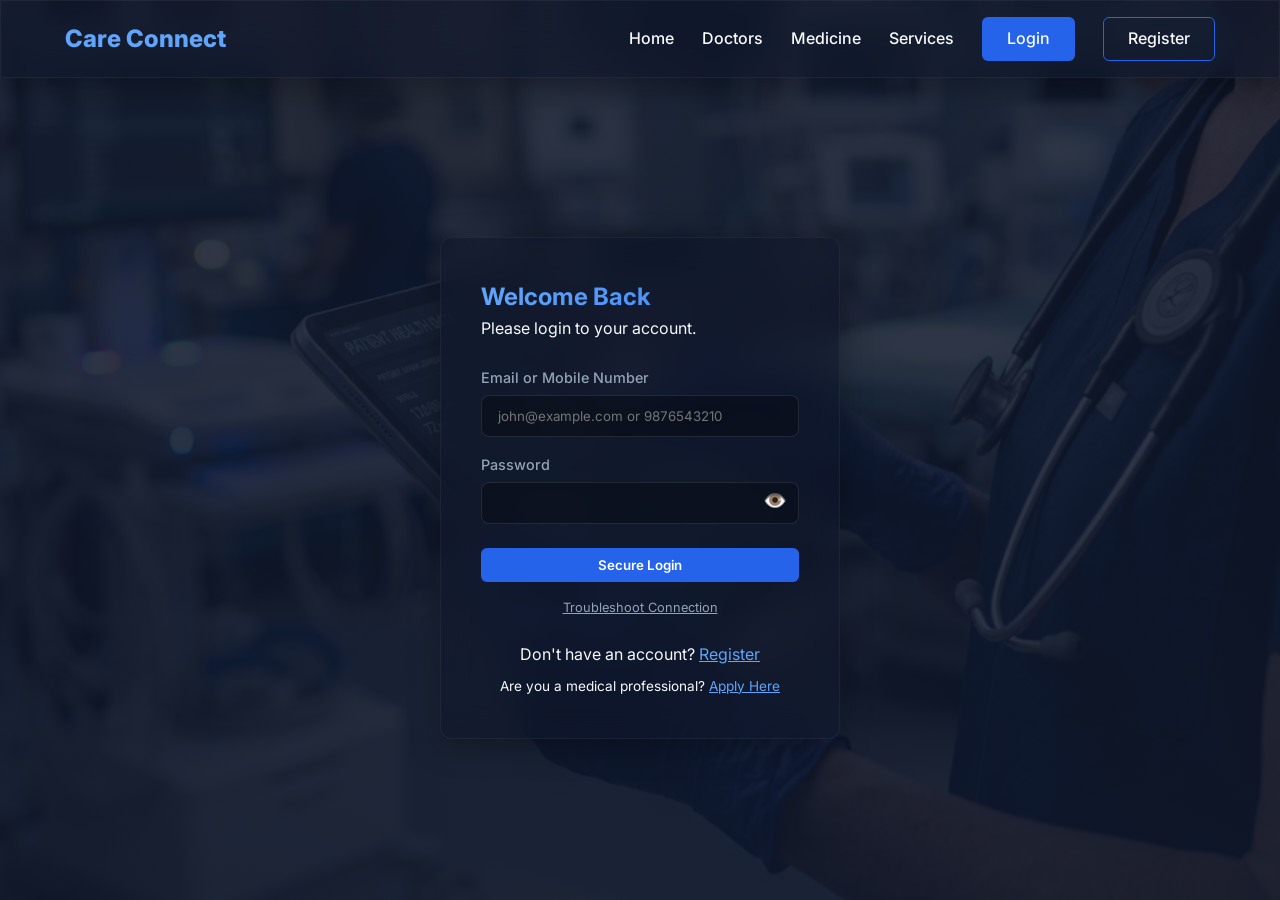
<file: doctor-appointment-frontend/login.html>
<!DOCTYPE html>
<html lang="en">

<head>
    <meta charset="UTF-8">
    <meta name="viewport" content="width=device-width, initial-scale=1.0">
    <title>Login - Doctor Appointment System</title>
    <link href="https://fonts.googleapis.com/css2?family=Inter:wght@300;400;600;800&display=swap" rel="stylesheet">
    <link rel="stylesheet" href="css/style.css">
    <style>
        .auth-tabs {
            display: flex;
            margin-bottom: 2rem;
            border-bottom: 1px solid rgba(255, 255, 255, 0.1);
        }
        .auth-tab {
            flex: 1;
            text-align: center;
            padding: 1rem;
            cursor: pointer;
            color: var(--text-muted);
            font-weight: 600;
            transition: 0.3s;
        }
        .auth-tab.active {
            color: var(--primary-light);
            border-bottom: 2px solid var(--primary-light);
        }
        .auth-form {
            display: none;
        }
        .auth-form.active {
            display: block;
            animation: fadeIn 0.4s ease-out forwards;
        }
    </style>
</head>

<body class="auth-page">
    <nav class="navbar glass-effect">
        <div class="logo">Care Connect</div>
        <div class="menu-toggle" id="mobile-menu">
            <span></span>
            <span></span>
            <span></span>
        </div>
        <div class="nav-links" id="nav-links">
            <a href="index.html">Home</a>
            <a href="doctors.html">Doctors</a>
            <a href="medicines.html">Medicine</a>
            <a href="index.html#services">Services</a>
            <a href="login.html" class="btn btn-primary active">Login</a>
            <a href="register.html" class="btn btn-outline">Register</a>
        </div>
    </nav>
    <main class="center-content">
        <div class="form-container glass-effect">
            <h2 class="text-gradient">Welcome Back</h2>
            <p>Please login to your account.</p>

            <div class="mt-4"></div> <!-- Spacer -->

            <form id="emailForm" class="auth-form active">
                <div class="form-group">
                    <label for="identifier">Email or Mobile Number</label>
                    <input type="text" id="identifier" required placeholder="john@example.com or 9876543210">
                </div>
                <div class="form-group mt-3">
                    <label for="password">Password</label>
                    <div class="password-container">
                        <input type="password" id="password" required>
                        <span class="password-toggle" onclick="togglePassword('password', this)">👁️</span>
                    </div>
                </div>
                <div id="emailError" class="error-text mt-2" style="display:none; color: var(--danger); font-size: 0.85rem;"></div>
                <button type="submit" class="btn btn-primary btn-block mt-4" id="loginBtn">Secure Login</button>
                <div id="troubleshootLink" style="text-align: center; margin-top: 1rem; font-size: 0.8rem;">
                    <a href="#" onclick="runDiagnostics(event)" style="color: var(--text-muted); text-decoration: underline;">Troubleshoot Connection</a>
                </div>
                <div id="troubleshootMsg" class="mt-2" style="display:none; padding: 1rem; border-radius: 8px; font-size: 0.85rem; background: rgba(255,255,255,0.05);"></div>
            </form>



            <p class="mt-4 text-center">Don't have an account? <a href="register.html"
                    style="color: var(--primary-light);">Register</a></p>
            <p class="mt-2 text-center" style="font-size: 0.85rem;">Are you a medical professional? <a
                    href="doctor-register.html" style="color: var(--primary-light); text-decoration: underline;">Apply
                    Here</a></p>
        </div>
    </main>
    <script src="js/app.js"></script>
    <script>
        document.addEventListener('DOMContentLoaded', () => {
            if (localStorage.getItem('token')) {
                const role = localStorage.getItem('role');
                if (role === 'ADMIN') window.location.href = 'admin-dashboard.html';
                else if (role === 'DOCTOR') window.location.href = 'doctor-dashboard.html';
                else window.location.href = 'patient-dashboard.html';
            }
        });

        function togglePassword(inputId, icon) {
            const input = document.getElementById(inputId);
            if (input.type === 'password') {
                input.type = 'text';
                icon.textContent = '🔒';
            } else {
                input.type = 'password';
                icon.textContent = '👁️';
            }
        }





        async function handleLoginSuccess(response) {
            const data = await response.json();
            console.log("Login success data:", data);
            
            // Standardize role - remove ROLE_ if present
            const cleanRole = data.role ? data.role.replace('ROLE_', '') : 'PATIENT';
            
            localStorage.setItem('token', data.token);
            localStorage.setItem('role', cleanRole);
            localStorage.setItem('userId', data.id);
            localStorage.setItem('userName', data.name || data.username || "User");

            const redirectPage = localStorage.getItem('redirectAfterLogin') || 'patient-dashboard.html';
            localStorage.removeItem('redirectAfterLogin');

            if (cleanRole === 'ADMIN') {
                window.location.href = 'admin-dashboard.html';
            } else if (cleanRole === 'DOCTOR') {
                window.location.href = 'doctor-dashboard.html';
            } else {
                window.location.href = redirectPage;
            }
        }

        // Standard Login Form Handler (Email or Mobile String)
        document.getElementById('emailForm').addEventListener('submit', async (e) => {
            e.preventDefault();
            const identifier = document.getElementById('identifier').value;
            const password = document.getElementById('password').value;
            const errorDiv = document.getElementById('emailError');
            const btn = document.getElementById('loginBtn');

            btn.disabled = true;
            btn.textContent = "Logging in...";
            errorDiv.style.display = 'none';

            try {
                // Using fetchWithAuth for consistent API calls and header handling
                const response = await fetchWithAuth('/auth/login', {
                    method: 'POST',
                    body: JSON.stringify({ identifier, password })
                });

                if (response.ok) {
                    await handleLoginSuccess(response);
                } else {
                    // Try to parse JSON error, fallback to status text
                    let errorMessage = "Login failed. Please check credentials.";
                    try {
                        const errData = await response.json();
                        errorMessage = errData.message || errorMessage;
                    } catch (parseErr) {
                        console.error("Error parsing error response:", parseErr);
                    }
                    
                    errorDiv.textContent = errorMessage;
                    errorDiv.style.display = 'block';
                    btn.disabled = false;
                    btn.textContent = "Secure Login";
                }
            } catch (err) {
                console.error("Login bug:", err);
                errorDiv.textContent = err.message || "Server connection error. Please try again later.";
                errorDiv.style.display = 'block';
                btn.disabled = false;
                btn.textContent = "Secure Login";
            }
        });
        async function runDiagnostics(e) {
            e.preventDefault();
            const msgDiv = document.getElementById('troubleshootMsg');
            msgDiv.style.display = 'block';
            msgDiv.innerHTML = "🔍 Probing " + (window.API_BASE_URL.includes('localhost') ? "Local Backend" : "Cloud Backend") + "...";
            msgDiv.style.color = "var(--primary-light)";

            const result = await window.testConnection();
            if (result.ok) {
                msgDiv.innerHTML = "✅ " + result.message;
                msgDiv.style.color = "#4ade80";
            } else {
                msgDiv.innerHTML = "❌ " + result.message + "<br><br><small style='opacity: 0.8;'>If you are trying to use the local server, make sure it is running on port 8080. If using cloud, it might be cold-starting.</small>";
                msgDiv.style.color = "#f87171";
            }
        }
    </script>
</body>

</html>
</file>
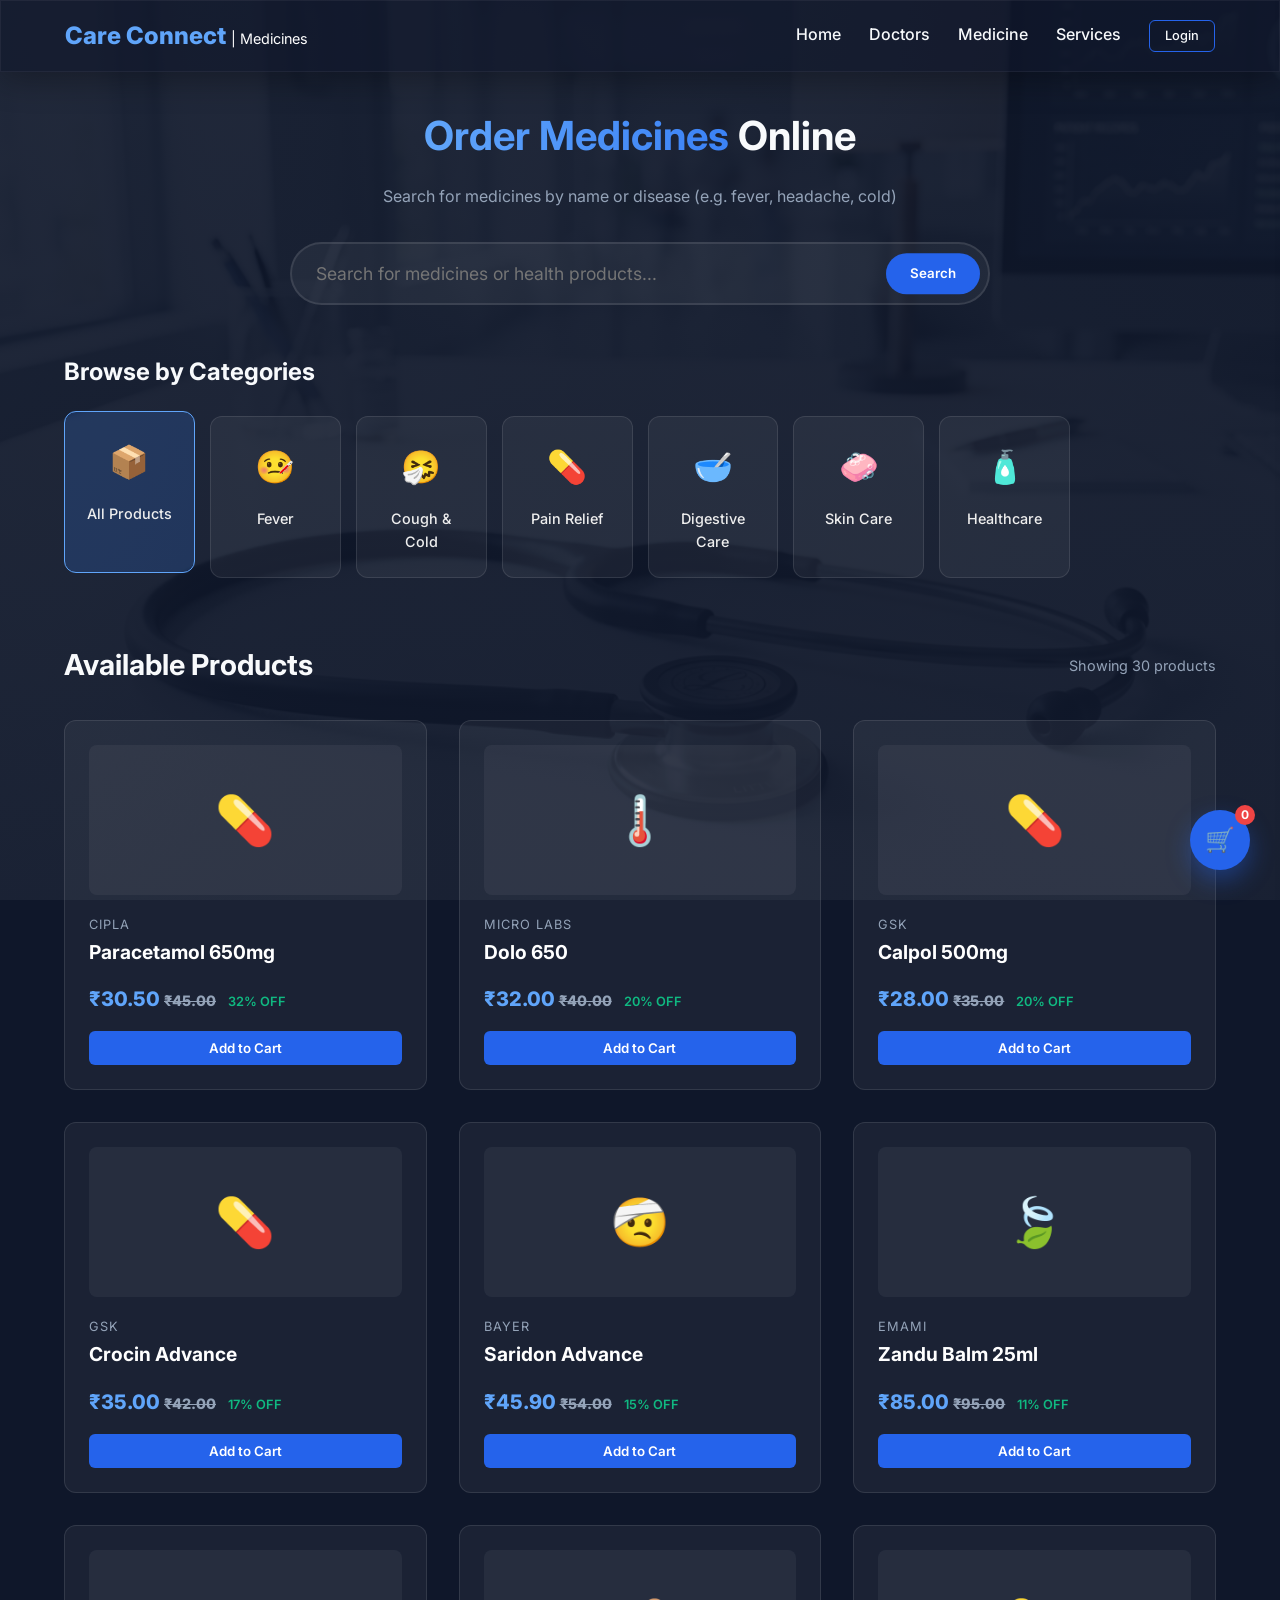
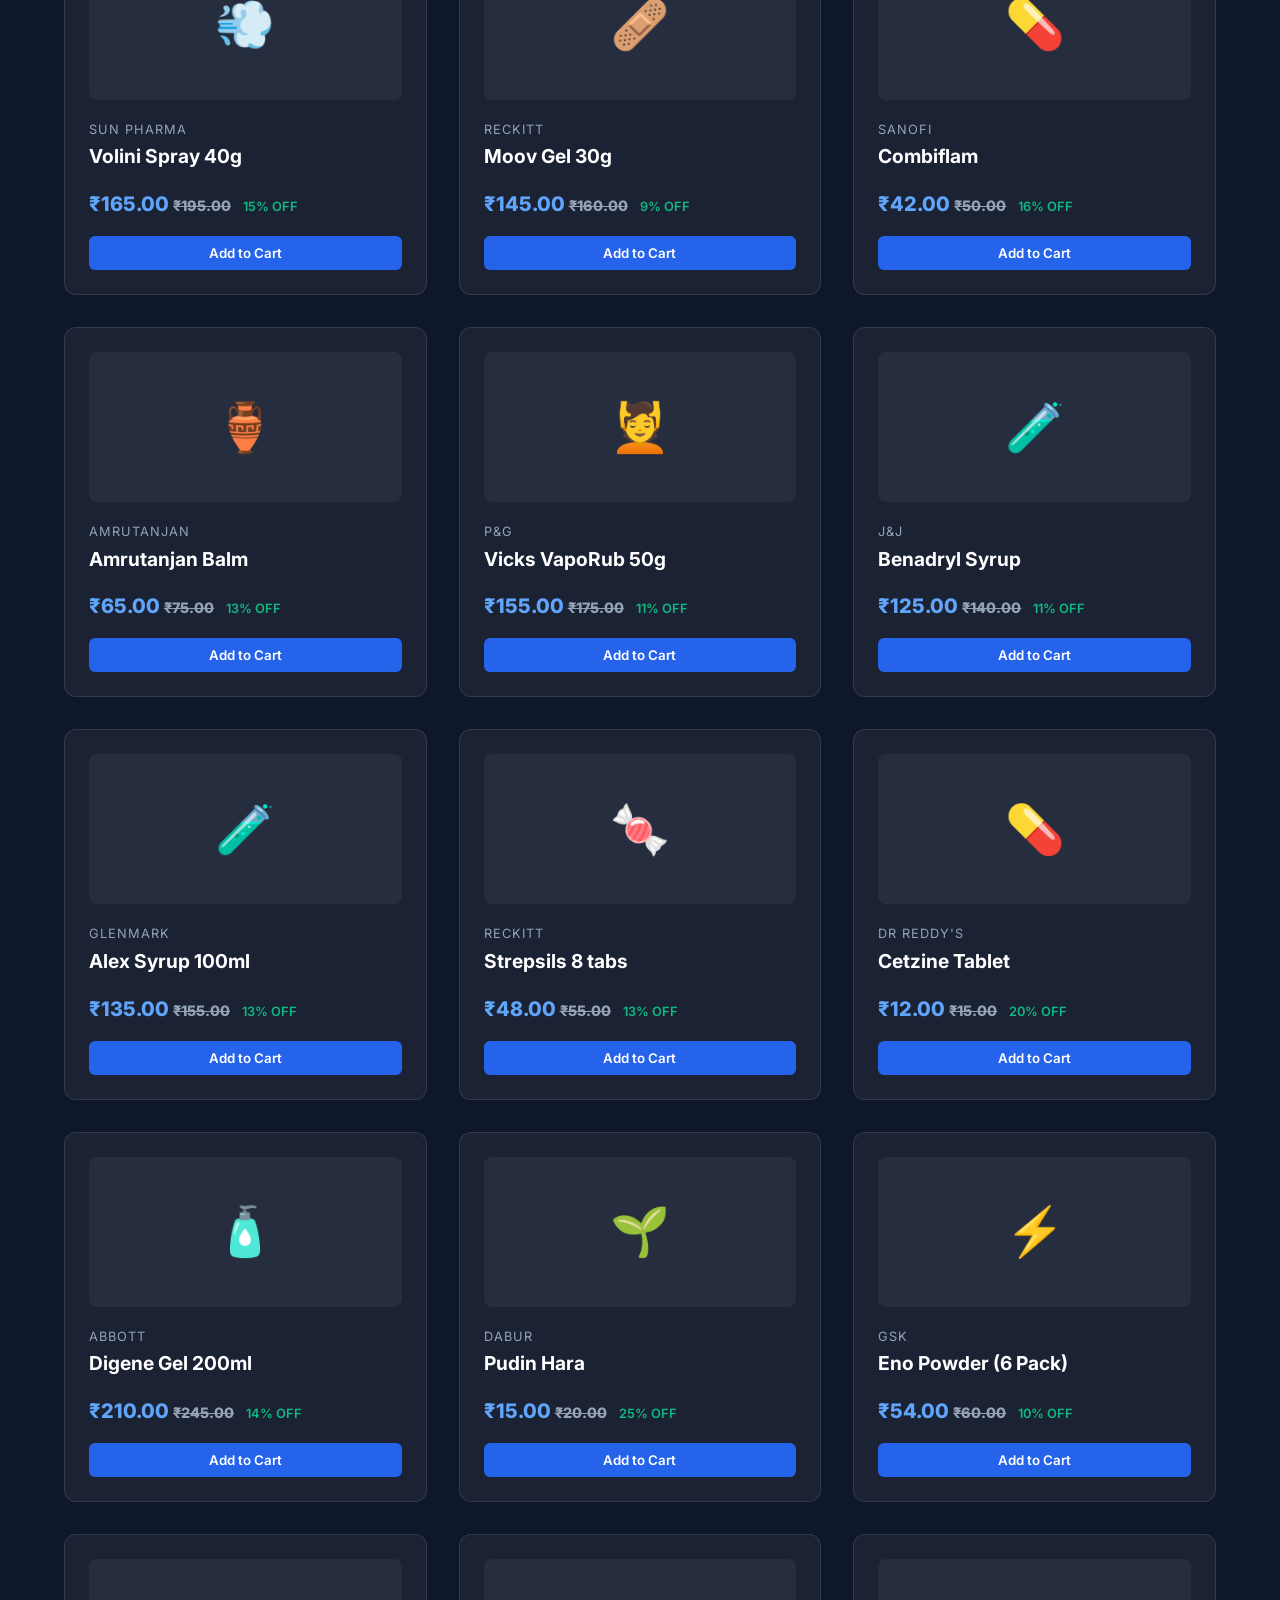
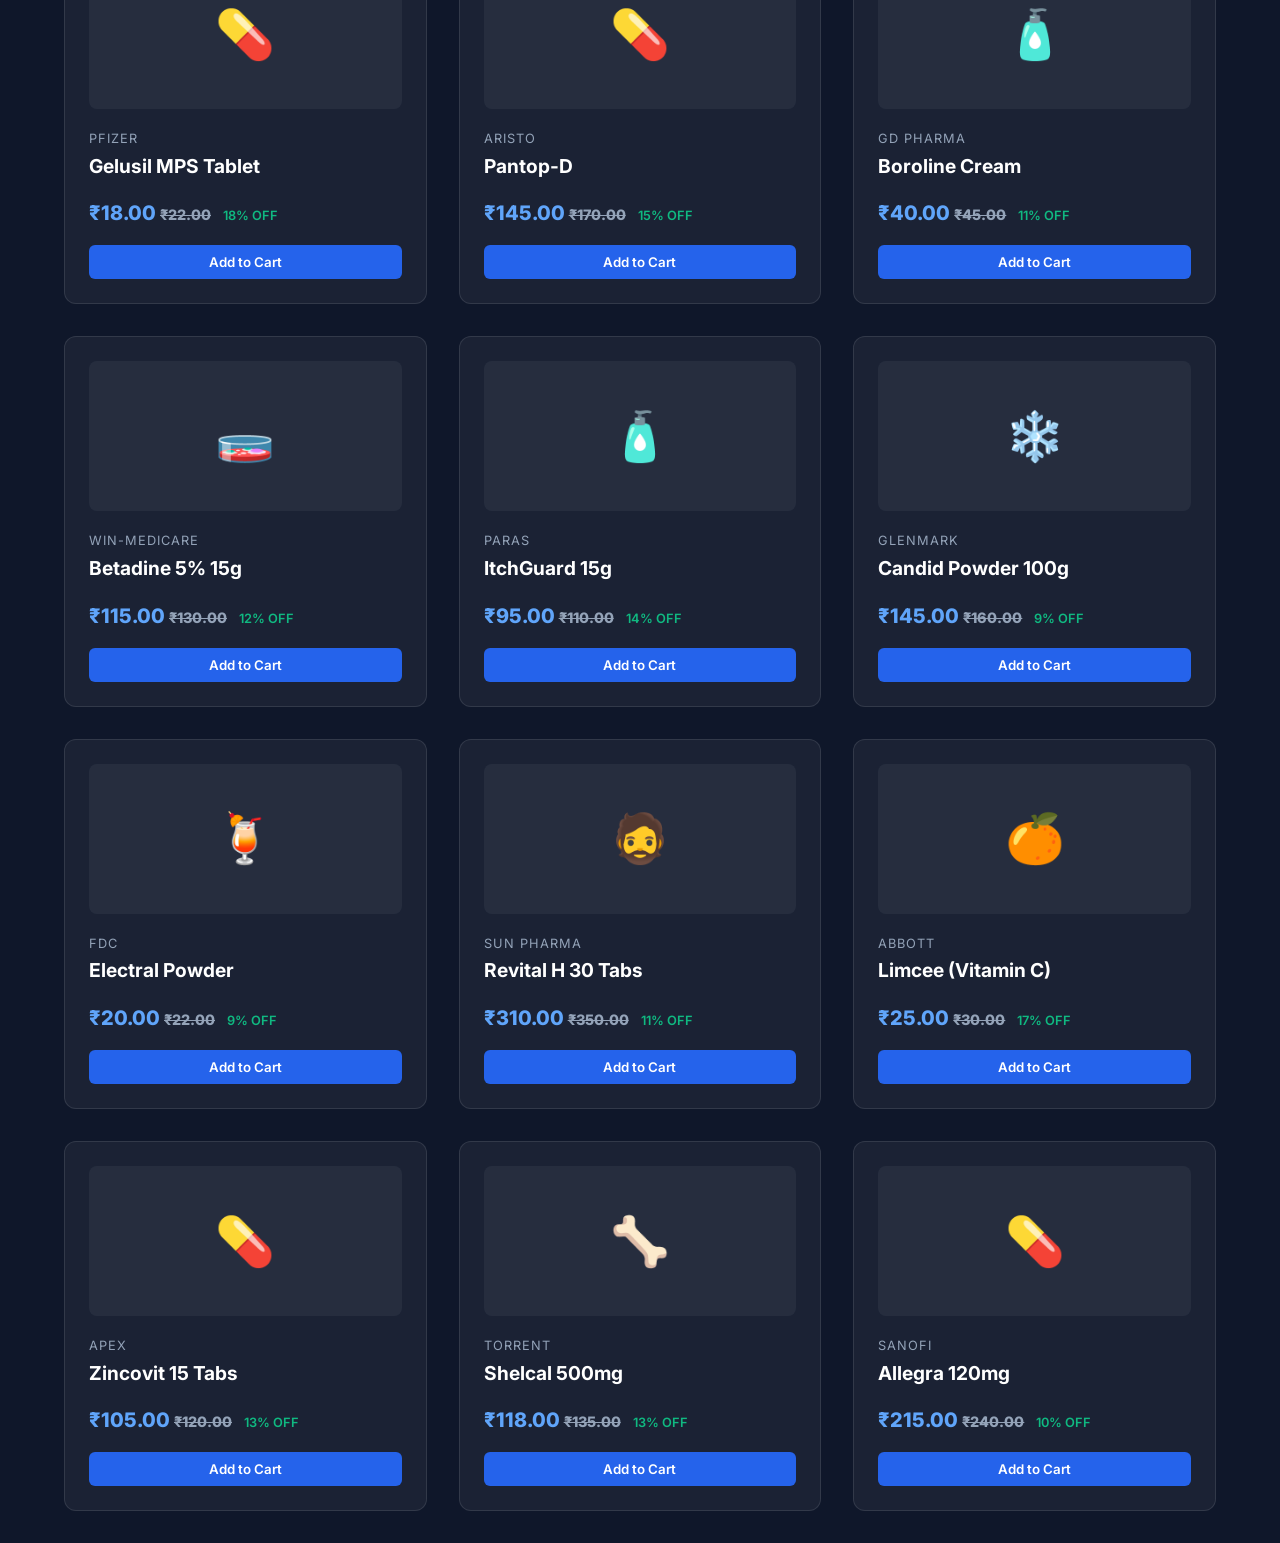
<file: doctor-appointment-frontend/medicines.html>
<!DOCTYPE html>
<html lang="en">

<head>
    <meta charset="UTF-8">
    <meta name="viewport" content="width=device-width, initial-scale=1.0">
    <title>Buy Medicines - Care Connect</title>
    <link href="https://fonts.googleapis.com/css2?family=Inter:wght@300;400;600;800&display=swap" rel="stylesheet">
    <link rel="stylesheet" href="css/style.css">
</head>

<body class="dashboard-page">
    <nav class="navbar glass-effect">
        <div class="logo">Care Connect <span style="font-size: 0.9rem; font-weight: 400; color: #fff;">| Medicines</span></div>
        <div class="menu-toggle" id="mobile-menu">
            <span></span>
            <span></span>
            <span></span>
        </div>
        <div class="nav-links" id="nav-links">
            <a href="index.html">Home</a>
            <a href="doctors.html">Doctors</a>
            <a href="medicines.html" class="active">Medicine</a>
            <a href="index.html#services">Services</a>
            <div id="authLinks" style="display: inline-block;">
                <!-- Dynamically populated -->
            </div>
        </div>
    </nav>

    <main style="padding: 2rem 5%; max-width: 1400px; margin: auto;">
        <!-- Search Section -->
        <section class="search-section text-center" style="margin-bottom: 3rem;">
            <h1 style="font-size: 2.5rem; margin-bottom: 1rem;"><span class="text-gradient">Order Medicines</span> Online</h1>
            <p style="color: var(--text-muted); margin-bottom: 2rem;">Search for medicines by name or disease (e.g. fever, headache, cold)</p>
            
            <div class="search-bar-container" style="max-width: 700px; margin: 0 auto; position: relative;">
                <input type="text" id="medicineSearch" placeholder="Search for medicines or health products..." 
                    style="width: 100%; padding: 1.2rem 1.5rem; background: rgba(255,255,255,0.05); border: 2px solid rgba(255,255,255,0.1); border-radius: 50px; color: #fff; font-size: 1.1rem; transition: all 0.3s; outline: none;">
                <button onclick="triggerSearch()" style="position: absolute; right: 10px; top: 50%; transform: translateY(-50%); background: var(--primary); border: none; padding: 0.8rem 1.5rem; border-radius: 40px; color: white; font-weight: 600; cursor: pointer; transition: 0.3s;">
                    Search
                </button>
            </div>
        </section>

        <!-- Categories Section -->
        <section style="margin-bottom: 4rem;">
            <h2 style="font-size: 1.5rem; margin-bottom: 1.5rem;">Browse by Categories</h2>
            <div class="specialties-grid">
                <div class="specialty-card active" onclick="filterByCategory('All')">
                    <span class="specialty-icon">📦</span>
                    <span class="specialty-name">All Products</span>
                </div>
                <div class="specialty-card" onclick="filterByCategory('Fever')">
                    <span class="specialty-icon">🤒</span>
                    <span class="specialty-name">Fever</span>
                </div>
                <div class="specialty-card" onclick="filterByCategory('Cough & Cold')">
                    <span class="specialty-icon">🤧</span>
                    <span class="specialty-name">Cough & Cold</span>
                </div>
                <div class="specialty-card" onclick="filterByCategory('Pain Relief')">
                    <span class="specialty-icon">💊</span>
                    <span class="specialty-name">Pain Relief</span>
                </div>
                <div class="specialty-card" onclick="filterByCategory('Digestive')">
                    <span class="specialty-icon">🥣</span>
                    <span class="specialty-name">Digestive Care</span>
                </div>
                <div class="specialty-card" onclick="filterByCategory('Skin Care')">
                    <span class="specialty-icon">🧼</span>
                    <span class="specialty-name">Skin Care</span>
                </div>
                <div class="specialty-card" onclick="filterByCategory('Healthcare')">
                    <span class="specialty-icon">🧴</span>
                    <span class="specialty-name">Healthcare</span>
                </div>
            </div>
        </section>

        <!-- Results Section -->
        <section>
            <div id="resultsHeader" style="display: flex; justify-content: space-between; align-items: center; margin-bottom: 1.5rem;">
                <h2 style="font-size: 1.8rem;">Available Products</h2>
                <span id="resultsCount" style="color: var(--text-muted); font-size: 0.9rem;">Showing all products</span>
            </div>
            <div id="medicineGrid" class="medicine-results">
                <!-- Dynamically populated -->
            </div>
        </section>
    </main>

    <!-- Cart UI -->
    <div class="cart-overlay">
        <div class="cart-btn" onclick="toggleCart()">
            🛒
            <div id="cartCounter" class="cart-count">0</div>
        </div>
    </div>

    <div id="cartPanel" class="cart-panel">
        <div class="cart-header">
            <h3 style="margin: 0;">My Cart</h3>
            <span onclick="toggleCart()" style="cursor: pointer; font-size: 1.5rem;">&times;</span>
        </div>
        <div id="cartItems" class="cart-items">
            <!-- Cart items will appear here -->
        </div>
        <div class="cart-total">
            <div style="display: flex; justify-content: space-between; margin-bottom: 1rem; font-weight: 600;">
                <span>Total Amount:</span>
                <span id="cartTotal">₹0.00</span>
            </div>
            <button onclick="checkout()" class="btn btn-primary" style="width: 100%; padding: 1rem;">Proceed to Checkout</button>
        </div>
    </div>

    <!-- Pharmacy Search Modal -->
    <div id="pharmacyModal" class="modal"
        style="display: none; position: fixed; z-index: 2000; left: 0; top: 0; width: 100%; height: 100%; background-color: rgba(0,0,0,0.8); align-items: center; justify-content: center;">
        <div class="modal-content glass-effect"
            style="background: var(--background); margin: auto; padding: 2rem; border-radius: 12px; width: 90%; max-width: 500px; border: 1px solid var(--primary); text-align: center; position: relative; max-height: 90vh; overflow-y: auto;">
            <span onclick="closePharmacyModal()" style="position: absolute; top: 15px; right: 20px; font-size: 1.8rem; cursor: pointer; color: #888; transition: color 0.3s;" onmouseover="this.style.color='#fff'" onmouseout="this.style.color='#888'">&times;</span>
            <h3 style="color: var(--primary-light); font-size: 1.8rem; margin-bottom: 0.5rem;">🏥 Select a Pharmacy</h3>
            <p style="color: #ccc; margin-bottom: 1.5rem;">Select your preferred shop to continue with checkout.</p>
            
            <div id="pharmacyStatus" style="margin-bottom: 1rem; color: var(--primary-light); font-size: 0.9rem;">
                📍 Initializing location...
            </div>
            
            <div id="pharmacyList" style="max-height: 400px; overflow-y: auto; padding: 5px;">
                <!-- Pharmacies will be loaded here -->
                <div style="text-align: center; color: #888; padding: 20px;">
                    <div class="loader-circle" style="display: inline-block; border: 3px solid #f3f3f3; border-top: 3px solid var(--primary); border-radius: 50%; width: 25px; height: 25px; animation: spin 1s linear infinite; margin-bottom: 10px;"></div>
                    <p style="font-size: 0.8rem;">Locating nearby pharmacies...</p>
                </div>
            </div>
            <button class="btn btn-outline" style="width: 100%; margin-top: 1.5rem;" onclick="closePharmacyModal()">Back to Cart</button>
        </div>
    </div>

    <script src="js/app.js"></script>
    <script>
        const allMedicines = [
            // Fever
            { id: 1, name: "Paracetamol 650mg", category: "Fever", manufacturer: "CIPLA", price: 30.50, oldPrice: 45.00, icon: "💊", disease: ["fever", "headache", "body pain"] },
            { id: 9, name: "Dolo 650", category: "Fever", manufacturer: "MICRO LABS", price: 32.00, oldPrice: 40.00, icon: "🌡️", disease: ["fever", "pain", "covid symptoms"] },
            { id: 11, name: "Calpol 500mg", category: "Fever", manufacturer: "GSK", price: 28.00, oldPrice: 35.00, icon: "💊", disease: ["mild fever", "children fever", "pain"] },
            { id: 12, name: "Crocin Advance", category: "Fever", manufacturer: "GSK", price: 35.00, oldPrice: 42.00, icon: "💊", disease: ["fever", "fast relief", "toothache"] },

            // Pain Relief
            { id: 2, name: "Saridon Advance", category: "Pain Relief", manufacturer: "BAYER", price: 45.90, oldPrice: 54.00, icon: "🤕", disease: ["headache", "migraine", "pain"] },
            { id: 5, name: "Zandu Balm 25ml", category: "Pain Relief", manufacturer: "EMAMI", price: 85.00, oldPrice: 95.00, icon: "🍃", disease: ["headache", "stress", "cold"] },
            { id: 13, name: "Volini Spray 40g", category: "Pain Relief", manufacturer: "SUN PHARMA", price: 165.00, oldPrice: 195.00, icon: "💨", disease: ["back pain", "sprain", "muscle pain"] },
            { id: 14, name: "Moov Gel 30g", category: "Pain Relief", manufacturer: "RECKITT", price: 145.00, oldPrice: 160.00, icon: "🩹", disease: ["muscle pain", "joint pain", "backache"] },
            { id: 15, name: "Combiflam", category: "Pain Relief", manufacturer: "SANOFI", price: 42.00, oldPrice: 50.00, icon: "💊", disease: ["menstrual pain", "dental pain", "fever"] },
            { id: 16, name: "Amrutanjan Balm", category: "Pain Relief", manufacturer: "AMRUTANJAN", price: 65.00, oldPrice: 75.00, icon: "🏺", disease: ["cold", "headache", "chest congestion"] },

            // Cough & Cold
            { id: 3, name: "Vicks VapoRub 50g", category: "Cough & Cold", manufacturer: "P&G", price: 155.00, oldPrice: 175.00, icon: "💆", disease: ["cold", "cough", "nose block"] },
            { id: 7, name: "Benadryl Syrup", category: "Cough & Cold", manufacturer: "J&J", price: 125.00, oldPrice: 140.00, icon: "🧪", disease: ["dry cough", "allergy", "throat irritation"] },
            { id: 17, name: "Alex Syrup 100ml", category: "Cough & Cold", manufacturer: "GLENMARK", price: 135.00, oldPrice: 155.00, icon: "🧪", disease: ["wet cough", "bronchitis"] },
            { id: 18, name: "Strepsils 8 tabs", category: "Cough & Cold", manufacturer: "RECKITT", price: 48.00, oldPrice: 55.00, icon: "🍬", disease: ["sore throat", "throat infection", "cold"] },
            { id: 19, name: "Cetzine Tablet", category: "Cough & Cold", manufacturer: "DR REDDY'S", price: 12.00, oldPrice: 15.00, icon: "💊", disease: ["sneezing", "runny nose", "allergy"] },

            // Digestive
            { id: 4, name: "Digene Gel 200ml", category: "Digestive", manufacturer: "ABBOTT", price: 210.00, oldPrice: 245.00, icon: "🧴", disease: ["acidity", "gas", "heartburn"] },
            { id: 10, name: "Pudin Hara", category: "Digestive", manufacturer: "DABUR", price: 15.00, oldPrice: 20.00, icon: "🌱", disease: ["indigestion", "gas", "stomach relief"] },
            { id: 20, name: "Eno Powder (6 Pack)", category: "Digestive", manufacturer: "GSK", price: 54.00, oldPrice: 60.00, icon: "⚡", disease: ["acid reflux", "bloating", "gas"] },
            { id: 21, name: "Gelusil MPS Tablet", category: "Digestive", manufacturer: "PFIZER", price: 18.00, oldPrice: 22.00, icon: "💊", disease: ["gastritis", "ulcer", "stomach pain"] },
            { id: 22, name: "Pantop-D", category: "Digestive", manufacturer: "ARISTO", price: 145.00, oldPrice: 170.00, icon: "💊", disease: ["morning acidity", "indigestion"] },

            // Skin Care
            { id: 6, name: "Boroline Cream", category: "Skin Care", manufacturer: "GD PHARMA", price: 40.00, oldPrice: 45.00, icon: "🧴", disease: ["dry skin", "cuts", "chapped lips"] },
            { id: 23, name: "Betadine 5% 15g", category: "Skin Care", manufacturer: "WIN-MEDICARE", price: 115.00, oldPrice: 130.00, icon: "🧫", disease: ["wound", "burns", "infection"] },
            { id: 24, name: "ItchGuard 15g", category: "Skin Care", manufacturer: "PARAS", price: 95.00, oldPrice: 110.00, icon: "🧴", disease: ["itching", "fungal infection", "skin allergy"] },
            { id: 25, name: "Candid Powder 100g", category: "Skin Care", manufacturer: "GLENMARK", price: 145.00, oldPrice: 160.00, icon: "❄️", disease: ["sweat rash", "prickly heat"] },

            // Healthcare
            { id: 8, name: "Electral Powder", category: "Healthcare", manufacturer: "FDC", price: 20.00, oldPrice: 22.00, icon: "🍹", disease: ["dehydration", "weakness", "diarrhea"] },
            { id: 26, name: "Revital H 30 Tabs", category: "Healthcare", manufacturer: "SUN PHARMA", price: 310.00, oldPrice: 350.00, icon: "🧔", disease: ["energy", "immunity", "vitamins"] },
            { id: 27, name: "Limcee (Vitamin C)", category: "Healthcare", manufacturer: "ABBOTT", price: 25.00, oldPrice: 30.00, icon: "🍊", disease: ["immunity", "scurvy", "skin health"] },
            { id: 28, name: "Zincovit 15 Tabs", category: "Healthcare", manufacturer: "APEX", price: 105.00, oldPrice: 120.00, icon: "💊", disease: ["multivitamin", "fatigue", "recovery"] },
            { id: 29, name: "Shelcal 500mg", category: "Healthcare", manufacturer: "TORRENT", price: 118.00, oldPrice: 135.00, icon: "🦴", disease: ["calcium", "bone health", "deficiency"] },
            { id: 30, name: "Allegra 120mg", category: "Healthcare", manufacturer: "SANOFI", price: 215.00, oldPrice: 240.00, icon: "💊", disease: ["allergy", "hives", "eye watering"] }
        ];

        let cart = [];
        let currentCategory = 'All';

        document.addEventListener('DOMContentLoaded', () => {
            checkAuth();
            
            // Handle Category Redirection from Home Page
            const urlParams = new URLSearchParams(window.location.search);
            const categoryParam = urlParams.get('category');
            
            if (categoryParam) {
                currentCategory = categoryParam === 'Digestive' ? 'Digestive' : categoryParam;
                // Wait a bit for UI to be ready if needed, or just apply
                applyFilters();
                
                // Update active state in category cards
                setTimeout(() => {
                    document.querySelectorAll('.specialty-card').forEach(card => {
                        const name = card.querySelector('.specialty-name').textContent;
                        const match = (categoryParam === 'Digestive' && name === 'Digestive Care') || 
                                     (categoryParam === 'All' && name === 'All Products') ||
                                     (name === categoryParam);
                        
                        if (match) card.classList.add('active');
                        else card.classList.remove('active');
                    });
                }, 100);

                // Smooth scroll to results
                document.getElementById('resultsHeader').scrollIntoView({ behavior: 'smooth' });
            } else {
                renderMedicines(allMedicines);
            }
            
            document.getElementById('medicineSearch').addEventListener('input', applyFilters);
            
            // Mobile menu toggle logic
            const mobileMenu = document.getElementById('mobile-menu');
            const navLinks = document.getElementById('nav-links');
            if(mobileMenu) {
                mobileMenu.addEventListener('click', () => {
                    navLinks.classList.toggle('active');
                });
            }
        });

        function checkAuth() {
            const authLinks = document.getElementById('authLinks');
            const token = localStorage.getItem('token');
            const userName = localStorage.getItem('userName');
            
            if (token) {
                authLinks.innerHTML = `
                    <span style="color: var(--primary-light); margin-right: 15px;">Hi, ${userName}</span>
                    <a href="patient-dashboard.html" class="btn btn-outline" style="font-size: 0.8rem; padding: 5px 15px;">Dashboard</a>
                `;
            } else {
                authLinks.innerHTML = `
                    <a href="login.html" class="btn btn-outline" style="font-size: 0.8rem; padding: 5px 15px;">Login</a>
                `;
            }
        }

        function renderMedicines(medicines) {
            const grid = document.getElementById('medicineGrid');
            grid.innerHTML = '';
            
            if (medicines.length === 0) {
                grid.innerHTML = '<p style="grid-column: 1/-1; text-align: center; color: #aaa; padding: 3rem;">No medicines found matching your search. Try searching for symptoms like "fever" or "headache".</p>';
                return;
            }

            medicines.forEach(med => {
                const discount = Math.round(((med.oldPrice - med.price) / med.oldPrice) * 100);
                grid.innerHTML += `
                    <div class="medicine-card">
                        <div class="medicine-img">${med.icon}</div>
                        <div class="medicine-info">
                            <span class="medicine-manufacturer">${med.manufacturer}</span>
                            <h3>${med.name}</h3>
                            <div class="medicine-price">
                                ₹${med.price.toFixed(2)}
                                <span class="medicine-old-price">₹${med.oldPrice.toFixed(2)}</span>
                                <span class="medicine-discount">${discount}% OFF</span>
                            </div>
                            <button onclick="addToCart(${med.id})" class="btn btn-primary" style="width: 100%; margin-top: auto;">Add to Cart</button>
                        </div>
                    </div>
                `;
            });

            document.getElementById('resultsCount').textContent = `Showing ${medicines.length} products`;
        }

        function filterByCategory(category) {
            currentCategory = category;
            
            // Update active state in UI
            document.querySelectorAll('.specialty-card').forEach(card => {
                card.classList.remove('active');
                if (card.querySelector('.specialty-name').textContent === (category === 'All' ? 'All Products' : (category === 'Digestive' ? 'Digestive Care' : category))) {
                    card.classList.add('active');
                }
            });
            
            applyFilters();
        }

        function triggerSearch() {
            applyFilters();
        }

        function applyFilters() {
            const searchTerm = document.getElementById('medicineSearch').value.toLowerCase().trim();
            
            let filtered = allMedicines;

            if (currentCategory !== 'All') {
                filtered = filtered.filter(med => med.category === currentCategory);
            }

            if (searchTerm) {
                filtered = filtered.filter(med => {
                    const nameMatch = med.name.toLowerCase().includes(searchTerm);
                    const manufactMatch = med.manufacturer.toLowerCase().includes(searchTerm);
                    const diseaseMatch = med.disease.some(d => d.includes(searchTerm));
                    return nameMatch || manufactMatch || diseaseMatch;
                });
            }

            renderMedicines(filtered);
        }

        function addToCart(medId) {
            const med = allMedicines.find(m => m.id === medId);
            const existing = cart.find(item => item.id === medId);
            
            if (existing) {
                existing.quantity++;
            } else {
                cart.push({ ...med, quantity: 1 });
            }
            
            updateCartUI();
            
            // Simple toast notification
            const toast = document.createElement('div');
            toast.style.cssText = "position: fixed; top: 100px; left: 50%; transform: translateX(-50%); background: var(--success); color: white; padding: 10px 25px; border-radius: 50px; z-index: 10002; animation: fadeInUp 0.3s forwards;";
            toast.textContent = `${med.name} added to cart!`;
            document.body.appendChild(toast);
            setTimeout(() => toast.remove(), 2000);
        }

        function updateCartUI() {
            const count = cart.reduce((total, item) => total + item.quantity, 0);
            document.getElementById('cartCounter').textContent = count;
            
            const cartItems = document.getElementById('cartItems');
            cartItems.innerHTML = '';
            
            let total = 0;
            
            if (cart.length === 0) {
                cartItems.innerHTML = '<p style="text-align: center; color: #aaa; margin-top: 2rem;">Your cart is empty.</p>';
            } else {
                cart.forEach(item => {
                    total += item.price * item.quantity;
                    cartItems.innerHTML += `
                        <div class="cart-item">
                            <div>
                                <div style="font-weight: 600;">${item.name}</div>
                                <div style="font-size: 0.8rem; color: var(--text-muted);">Qty: ${item.quantity}</div>
                            </div>
                            <div style="font-weight: bold; color: var(--primary-light);">₹${(item.price * item.quantity).toFixed(2)}</div>
                        </div>
                    `;
                });
            }
            
            document.getElementById('cartTotal').textContent = `₹${total.toFixed(2)}`;
        }

        function toggleCart() {
            document.getElementById('cartPanel').classList.toggle('active');
        }

        function checkout() {
            if (cart.length === 0) {
                alert("Your cart is empty!");
                return;
            }
            
            // Open modal and start searching
            document.getElementById('pharmacyModal').style.display = 'flex';
            findNearbyPharmacies();
        }

        async function findNearbyPharmacies() {
            const status = document.getElementById('pharmacyStatus');
            const list = document.getElementById('pharmacyList');
            
            status.textContent = "📍 Accessing your location...";
            list.innerHTML = '';

            if (!navigator.geolocation) {
                status.textContent = "❌ Geolocation not supported by your browser.";
                return;
            }

            navigator.geolocation.getCurrentPosition(
                async (position) => {
                    const lat = position.coords.latitude;
                    const lon = position.coords.longitude;
                    await fetchPharmacies(lat, lon);
                },
                async (error) => {
                    console.warn("GPS failed, trying IP-based location...", error);
                    status.textContent = "⚠️ GPS denied. Using approximate location...";
                    try {
                        const geoRes = await fetch('https://ipapi.co/json/');
                        const geoData = await geoRes.json();
                        if (geoData.latitude && geoData.longitude) {
                            await fetchPharmacies(geoData.latitude, geoData.longitude);
                        } else {
                            throw new Error("IP lookup failed");
                        }
                    } catch(e) {
                        status.textContent = "📍 Showing our verified partner pharmacies nearby.";
                        renderFallbackPharmacies();
                    }
                },
                { enableHighAccuracy: true, timeout: 10000, maximumAge: 0 }
            );
        }

        async function fetchPharmacies(lat, lon) {
            const status = document.getElementById('pharmacyStatus');
            const list = document.getElementById('pharmacyList');
            status.textContent = "🔍 Searching for nearby pharmacies...";
            
            try {
                // Search for pharmacies/chemists within 5km
                const query = `[out:json][timeout:25];node(around:5000,${lat},${lon})["amenity"~"pharmacy|chemist"];out;`;
                const response = await fetch(`https://overpass-api.de/api/interpreter?data=${encodeURIComponent(query)}`);
                const data = await response.json();
                
                if (data.elements && data.elements.length > 0) {
                    status.textContent = `✅ Found ${data.elements.length} nearby medical shops.`;
                    renderPharmacies(data.elements);
                } else {
                    status.textContent = "⚠️ No pharmacies found in 5km. Trying 10km...";
                    // Try wider search
                    const query2 = `[out:json][timeout:25];node(around:10000,${lat},${lon})["amenity"~"pharmacy|chemist"];out;`;
                    const res2 = await fetch(`https://overpass-api.de/api/interpreter?data=${encodeURIComponent(query2)}`);
                    const data2 = await res2.json();
                    if (data2.elements && data2.elements.length > 0) {
                        renderPharmacies(data2.elements);
                    } else {
                        status.textContent = "❌ No medical shops found nearby.";
                        renderFallbackPharmacies();
                    }
                }
            } catch (error) {
                console.error("Error fetching pharmacies:", error);
                status.textContent = "📍 Using verified partner pharmacies for your location.";
                renderFallbackPharmacies();
            }
        }

        function renderPharmacies(pharmacies) {
            const list = document.getElementById('pharmacyList');
            list.innerHTML = '';
            
            pharmacies.forEach(item => {
                const name = item.tags.name || "Local Medical Store";
                const phone = item.tags.phone || item.tags['contact:phone'] || "9876543210";
                const address = item.tags['addr:street'] || "Nearby Location";
                
                const card = document.createElement('div');
                card.style.cssText = "background: rgba(255,255,255,0.05); padding: 15px; border-radius: 8px; margin-bottom: 12px; border: 1px solid rgba(255,255,255,0.1);";
                card.innerHTML = `
                    <div style="font-weight: 600; color: #fff; margin-bottom: 5px;">${name}</div>
                    <div style="font-size: 0.85rem; color: #aaa; margin-bottom: 12px;">📍 ${address}</div>
                    <button onclick="orderViaWhatsApp('${name}', '${phone}')" class="btn btn-primary" style="width: 100%; border-radius: 50px; font-size: 0.85rem;">
                        💬 Order via WhatsApp
                    </button>
                `;
                list.appendChild(card);
            });
        }

        function renderFallbackPharmacies() {
            const list = document.getElementById('pharmacyList');
            list.innerHTML = '<p style="font-size: 0.85rem; color: #aaa; margin-bottom: 15px; text-align: center;">Showing verified partner pharmacies:</p>';
            
            const partners = [
                { name: "Care Connect Partner Pharmacy", phone: "9876543210", address: "Central Distribution Center" },
                { name: "MedPlus Express", phone: "9876543210", address: "City Center Branch" },
                { name: "Apollo 24/7 Pharmacy", phone: "9876543210", address: "Urgent Care Wing" }
            ];

            partners.forEach(p => {
                const card = document.createElement('div');
                card.style.cssText = "background: rgba(255,255,255,0.05); padding: 15px; border-radius: 8px; margin-bottom: 12px; border: 1px solid rgba(255,255,255,0.1);";
                card.innerHTML = `
                    <div style="font-weight: 600; color: #fff; margin-bottom: 5px;">${p.name}</div>
                    <div style="font-size: 0.85rem; color: #aaa; margin-bottom: 12px;">🛡️ Verified Partner | ${p.address}</div>
                    <button onclick="orderViaWhatsApp('${p.name}', '${p.phone}')" class="btn btn-primary" style="width: 100%; border-radius: 50px; font-size: 0.85rem;">
                        💬 Order via WhatsApp
                    </button>
                `;
                list.appendChild(card);
            });
        }

        function orderViaWhatsApp(pharmacyName, phone) {
            let message = `Hello ${pharmacyName}, I would like to order the following medicines from Care Connect:\n\n`;
            cart.forEach(item => {
                message += `• ${item.name} (Qty: ${item.quantity}) - ₹${(item.price * item.quantity).toFixed(2)}\n`;
            });
            const total = document.getElementById('cartTotal').textContent;
            message += `\nTotal Amount: ${total}\n\nPlease let me know availability and delivery time. Thank you!`;
            const encodedMessage = encodeURIComponent(message);
            const cleanPhone = phone.replace(/\D/g, '');
            window.open(`https://wa.me/91${cleanPhone}?text=${encodedMessage}`, '_blank');
        }

        function closePharmacyModal() {
            document.getElementById('pharmacyModal').style.display = 'none';
        }
    </script>
    <style>
        @keyframes spin {
            0% { transform: rotate(0deg); }
            100% { transform: rotate(360deg); }
        }
    </style>
</body>

</html>
</file>
<file: doctor-appointment-frontend/css/style.css>
:root {
    --primary: #2563eb;
    --primary-light: #60a5fa;
    --background: #0f172a;
    --text-main: #f8fafc;
    --text-muted: #94a3b8;
    --danger: #ef4444;
    --success: #10b981;
    --card-bg: rgba(255, 255, 255, 0.05);
}

* {
    margin: 0;
    padding: 0;
    box-sizing: border-box;
    font-family: 'Inter', sans-serif;
}

body {
    background-color: var(--background);
    background-image: linear-gradient(rgba(15, 23, 42, 0.9), rgba(15, 23, 42, 0.9)), url('../assets/img/dashboard-bg.png');
    background-size: cover;
    background-position: center;
    background-attachment: fixed;
    color: var(--text-main);
    line-height: 1.6;
    overflow-x: hidden;
    animation: fadeIn 0.8s ease-out forwards;
}

/* Background Variations */
.hero-page {
    background-image: linear-gradient(rgba(15, 23, 42, 0.8), rgba(15, 23, 42, 0.85)), url('../assets/img/hero-bg.png');
}

.auth-page {
    background-image: linear-gradient(rgba(15, 23, 42, 0.85), rgba(15, 23, 42, 0.9)), url('../assets/img/auth-bg.png');
}

.dashboard-page {
    background-image: linear-gradient(rgba(15, 23, 42, 0.92), rgba(15, 23, 42, 0.95)), url('../assets/img/dashboard-bg.png');
}

@keyframes fadeIn {
    from { opacity: 0; }
    to { opacity: 1; }
}

@keyframes fadeInUp {
    from {
        opacity: 0;
        transform: translateY(20px);
    }
    to {
        opacity: 1;
        transform: translateY(0);
    }
}

/* Typography Details */
.text-gradient {
    background: linear-gradient(to right, #60a5fa, #3b82f6);
    background-clip: text;
    -webkit-background-clip: text;
    -webkit-text-fill-color: transparent;
    animation: fadeInUp 1s ease-out forwards;
}

.text-center {
    text-align: center;
}

.mt-2 {
    margin-top: 0.5rem;
}

.mt-3 {
    margin-top: 1rem;
}

.mt-4 {
    margin-top: 1.5rem;
}

.mt-5 {
    margin-top: 2rem;
}

.pb-4 {
    padding-bottom: 2rem;
}

/* Navbar */
.navbar {
    display: flex;
    justify-content: space-between;
    align-items: center;
    padding: 1rem 5%;
    position: sticky;
    top: 0;
    z-index: 100;
}

.logo {
    font-size: 1.5rem;
    font-weight: 800;
    color: var(--primary-light);
}

.nav-links a {
    color: var(--text-main);
    text-decoration: none;
    margin-left: 1.5rem;
    font-weight: 500;
    transition: 0.3s;
}

.nav-links a:hover {
    color: var(--primary-light);
}

/* Buttons */
.btn {
    display: inline-block;
    padding: 0.5rem 1.5rem;
    border-radius: 6px;
    font-weight: 600;
    text-decoration: none;
    cursor: pointer;
    border: 1px solid transparent;
    transition: all 0.3s ease;
}

.btn-primary {
    background: var(--primary);
    color: white;
}

.btn-primary:hover {
    background: #1d4ed8;
    transform: translateY(-2px);
    box-shadow: 0 4px 12px rgba(37, 99, 235, 0.4);
}

.btn-outline {
    border-color: var(--primary);
    color: var(--primary-light);
    background: transparent;
}

.btn-outline:hover {
    background: rgba(37, 99, 235, 0.1);
}

.btn-danger {
    background: var(--danger);
    color: white;
}

.btn-danger:hover {
    background: #dc2626;
    transform: translateY(-2px);
    box-shadow: 0 4px 12px rgba(239, 68, 68, 0.4);
}

.btn-block {
    display: block;
    width: 100%;
    text-align: center;
}

.btn-large {
    padding: 0.75rem 2rem;
    font-size: 1.1rem;
}

/* Layout & Hero */
.center-content {
    min-height: calc(100vh - 80px);
    display: flex;
    align-items: center;
    justify-content: center;
}

.hero {
    height: calc(100vh - 80px);
    display: flex;
    align-items: center;
    padding: 0 5%;
    background: radial-gradient(circle at top right, rgba(37, 99, 235, 0.1), transparent 50%);
}

.hero-content {
    max-width: 600px;
}

.hero h1 {
    font-size: 3.5rem;
    line-height: 1.2;
    margin-bottom: 1rem;
}

.hero p {
    font-size: 1.25rem;
    color: var(--text-muted);
    margin-bottom: 2rem;
}

.hero-cta {
    display: flex;
    gap: 1rem;
}

/* Glassmorphism Utilities */
.glass-effect {
    background: rgba(15, 23, 42, 0.6);
    backdrop-filter: blur(16px);
    -webkit-backdrop-filter: blur(16px);
    border: 1px solid rgba(255, 255, 255, 0.05);
    box-shadow: 0 8px 32px 0 rgba(0, 0, 0, 0.3);
}

/* Forms */
.form-container {
    padding: 2.5rem;
    border-radius: 12px;
    width: 100%;
    max-width: 400px;
}

.form-group label {
    display: block;
    font-size: 0.9rem;
    font-weight: 500;
    color: var(--text-muted);
}

.form-group input,
.form-group select,
.form-group textarea {
    width: 100%;
    padding: 12px 16px;
    margin-top: 6px;
    background: rgba(0, 0, 0, 0.3);
    border: 1px solid rgba(255, 255, 255, 0.1);
    color: white;
    border-radius: 8px;
    transition: 0.3s;
    color-scheme: dark;
}

.form-group input:focus,
.form-group select:focus,
.form-group textarea:focus {
    border-color: var(--primary-light);
    outline: none;
    box-shadow: 0 0 15px rgba(59, 130, 246, 0.4);
    transform: translateY(-2px);
}

.form-group option {
    background: var(--background);
    color: white;
}

/* Password Toggle */
.password-container {
    position: relative;
    width: 100%;
}

.password-toggle {
    position: absolute;
    right: 12px;
    top: 50%;
    transform: translateY(-50%);
    cursor: pointer;
    color: var(--text-muted);
    font-size: 1.2rem;
    transition: color 0.3s;
    user-select: none;
    z-index: 10;
}

.password-toggle:hover {
    color: var(--primary-light);
}

.password-container input {
    padding-right: 45px !important;
}

/* Dashboard Grids */
.dashboard-grid {
    display: flex;
    flex-direction: column;
    gap: 2rem;
    padding: 2rem 5%;
    max-width: 800px;
    margin: 0 auto;
}

.card {
    padding: 1.5rem;
    border-radius: 12px;
    background: var(--card-bg);
    border: 1px solid rgba(255, 255, 255, 0.1);
    transition: all 0.3s cubic-bezier(0.4, 0, 0.2, 1);
    animation: fadeInUp 0.8s ease-out forwards;
    animation-delay: 0.2s;
    opacity: 0;
    height: auto;
}

.card:hover {
    transform: translateY(-8px);
    border-color: rgba(96, 165, 250, 0.4);
    box-shadow: 0 10px 25px -5px rgba(37, 99, 235, 0.15), 0 8px 10px -6px rgba(37, 99, 235, 0.1);
}

.card h3 {
    margin-bottom: 1rem;
    font-size: 1.2rem;
    color: var(--primary-light);
}

/* Chatbot UI */
.chat-container {
    height: 350px;
    overflow-y: auto;
    padding: 1rem;
    background: rgba(0, 0, 0, 0.2);
    border-radius: 8px;
    display: flex;
    flex-direction: column;
    gap: 1rem;
}

.chat-msg {
    padding: 0.75rem 1rem;
    border-radius: 8px;
    max-width: 80%;
}

.chat-user {
    align-self: flex-end;
    background: var(--primary);
    color: white;
    border-bottom-right-radius: 0;
}

.chat-ai {
    align-self: flex-start;
    background: rgba(255, 255, 255, 0.1);
    color: white;
    border-bottom-left-radius: 0;
}

/* Mobile Responsive Adjustments */
.menu-toggle {
    display: none;
    flex-direction: column;
    gap: 5px;
    cursor: pointer;
    z-index: 1001;
}

.menu-toggle span {
    width: 25px;
    height: 3px;
    background: white;
    border-radius: 2px;
    transition: 0.3s;
}

@media (max-width: 768px) {
    .menu-toggle {
        display: flex;
    }

    .nav-links {
        display: flex; /* CRITICAL: Force flex display on mobile */
        position: fixed;
        top: 0;
        right: -100%;
        width: 100%; /* Take full width on mobile for better alignment */
        height: 100vh;
        background: rgba(10, 15, 28, 0.98); /* Solid dark background */
        backdrop-filter: blur(20px);
        flex-direction: column;
        justify-content: center;
        align-items: center;
        gap: 1.5rem;
        transition: 0.4s cubic-bezier(0.4, 0, 0.2, 1);
        z-index: 1000;
        padding: 2rem;
    }

    .nav-links.active {
        right: 0;
    }

    .nav-links a, .nav-links .btn {
        margin: 0;
        font-size: 1.3rem;
        width: 80%; /* Width for buttons and links */
        text-align: center;
        padding: 1rem;
    }

    .nav-links span#welcomeMsg {
        display: block;
        width: 100%;
        text-align: center;
        margin-bottom: 1rem;
        font-weight: 600;
    }

    /* Hero Section Responsive */
    .hero {
        flex-direction: column;
        justify-content: center;
        text-align: center;
        padding-top: 2rem;
    }

    .hero h1 {
        font-size: 2.5rem;
    }

    .hero p {
        font-size: 1.1rem;
    }

    .hero-cta {
        flex-direction: column;
        width: 100%;
    }

    .hero-cta .btn {
        width: 100%;
    }

    /* Form Container Responsive */
    .form-container {
        padding: 1.5rem;
        margin: 1rem;
    }

    /* Dashboard Grid Responsive */
    .dashboard-grid {
        grid-template-columns: 1fr;
        padding: 1rem;
    }

    /* Modal Content Responsive */
    .modal-content {
        padding: 1.5rem;
    }

    .modal-content div[style*="grid-template-columns: 1fr 1fr"] {
        grid-template-columns: 1fr !important;
    }

    /* General Typography */
    h2 {
        font-size: 2rem !important;
    }
}

/* Medicine Page Specific */
.medicine-results {
    display: grid;
    grid-template-columns: repeat(auto-fill, minmax(280px, 1fr));
    gap: 2rem;
    margin-top: 2rem;
}

.medicine-card {
    background: var(--card-bg);
    border: 1px solid rgba(255, 255, 255, 0.1);
    border-radius: 12px;
    padding: 1.5rem;
    backdrop-filter: blur(10px);
    transition: all 0.3s ease;
    display: flex;
    flex-direction: column;
}

.medicine-card:hover {
    transform: translateY(-5px);
    border-color: var(--primary-light);
    box-shadow: 0 10px 30px rgba(37, 99, 235, 0.2);
}

.medicine-img {
    width: 100%;
    height: 150px;
    background: rgba(255, 255, 255, 0.05);
    border-radius: 8px;
    margin-bottom: 1rem;
    display: flex;
    align-items: center;
    justify-content: center;
    font-size: 3rem;
}

.medicine-info h3 {
    font-size: 1.2rem;
    margin-bottom: 0.5rem;
    color: #fff;
}

.medicine-manufacturer {
    font-size: 0.8rem;
    color: var(--text-muted);
    margin-bottom: 0.5rem;
    text-transform: uppercase;
    letter-spacing: 1px;
}

.medicine-price {
    font-size: 1.25rem;
    color: var(--primary-light);
    font-weight: 800;
    margin: 1rem 0;
}

.medicine-old-price {
    font-size: 0.9rem;
    color: var(--text-muted);
    text-decoration: line-through;
    margin-right: 8px;
}

.medicine-discount {
    font-size: 0.8rem;
    color: var(--success);
    font-weight: 600;
}

/* Cart Toggle/Overlay */
.cart-overlay {
    position: fixed;
    right: 30px;
    bottom: 30px;
    z-index: 1000;
}

.cart-btn {
    width: 60px;
    height: 60px;
    border-radius: 50%;
    background: var(--primary);
    color: white;
    display: flex;
    align-items: center;
    justify-content: center;
    font-size: 1.5rem;
    box-shadow: 0 10px 25px rgba(37, 99, 235, 0.4);
    cursor: pointer;
    transition: all 0.3s;
    position: relative;
}

.cart-count {
    position: absolute;
    top: -5px;
    right: -5px;
    background: var(--danger);
    color: white;
    font-size: 0.75rem;
    width: 20px;
    height: 20px;
    border-radius: 50%;
    display: flex;
    align-items: center;
    justify-content: center;
    font-weight: bold;
}

.cart-panel {
    position: fixed;
    top: 0;
    right: -400px;
    width: 350px;
    height: 100vh;
    background: var(--background);
    border-left: 1px solid rgba(255,255,255,0.1);
    box-shadow: -10px 0 30px rgba(0,0,0,0.5);
    z-index: 1001;
    transition: all 0.4s cubic-bezier(0.4, 0, 0.2, 1);
    padding: 2rem;
    display: flex;
    flex-direction: column;
}

.cart-panel.active {
    right: 0;
}

.cart-header {
    display: flex;
    justify-content: space-between;
    align-items: center;
    margin-bottom: 2rem;
    padding-bottom: 1rem;
    border-bottom: 1px solid rgba(255,255,255,0.1);
}

.cart-items {
    flex: 1;
    overflow-y: auto;
}

.cart-item {
    display: flex;
    justify-content: space-between;
    align-items: center;
    margin-bottom: 1rem;
    padding: 10px;
    background: rgba(255,255,255,0.05);
    border-radius: 8px;
}

.cart-total {
    margin-top: 2rem;
    padding-top: 1rem;
    border-top: 1px solid rgba(255,255,255,0.1);
}

/* Common Grid & Specialty Cards (Reused in Doctors and Medicines) */
.specialties-grid {
    display: grid;
    grid-template-columns: repeat(auto-fill, minmax(130px, 1fr));
    gap: 15px;
    margin-bottom: 3rem;
}

.specialty-card {
    background: rgba(255, 255, 255, 0.05);
    border: 1px solid rgba(255, 255, 255, 0.1);
    border-radius: 12px;
    padding: 1.5rem 1rem;
    text-align: center;
    cursor: pointer;
    transition: all 0.3s ease;
    display: flex;
    flex-direction: column;
    align-items: center;
    gap: 10px;
}

.specialty-card:hover, .specialty-card.active {
    background: rgba(59, 130, 246, 0.2);
    border-color: var(--primary-light);
    transform: translateY(-5px);
}

.specialty-icon {
    font-size: 2rem;
    margin-bottom: 5px;
}

.specialty-name {
    font-size: 0.9rem;
    font-weight: 500;
    color: #eee;
}
</file>
